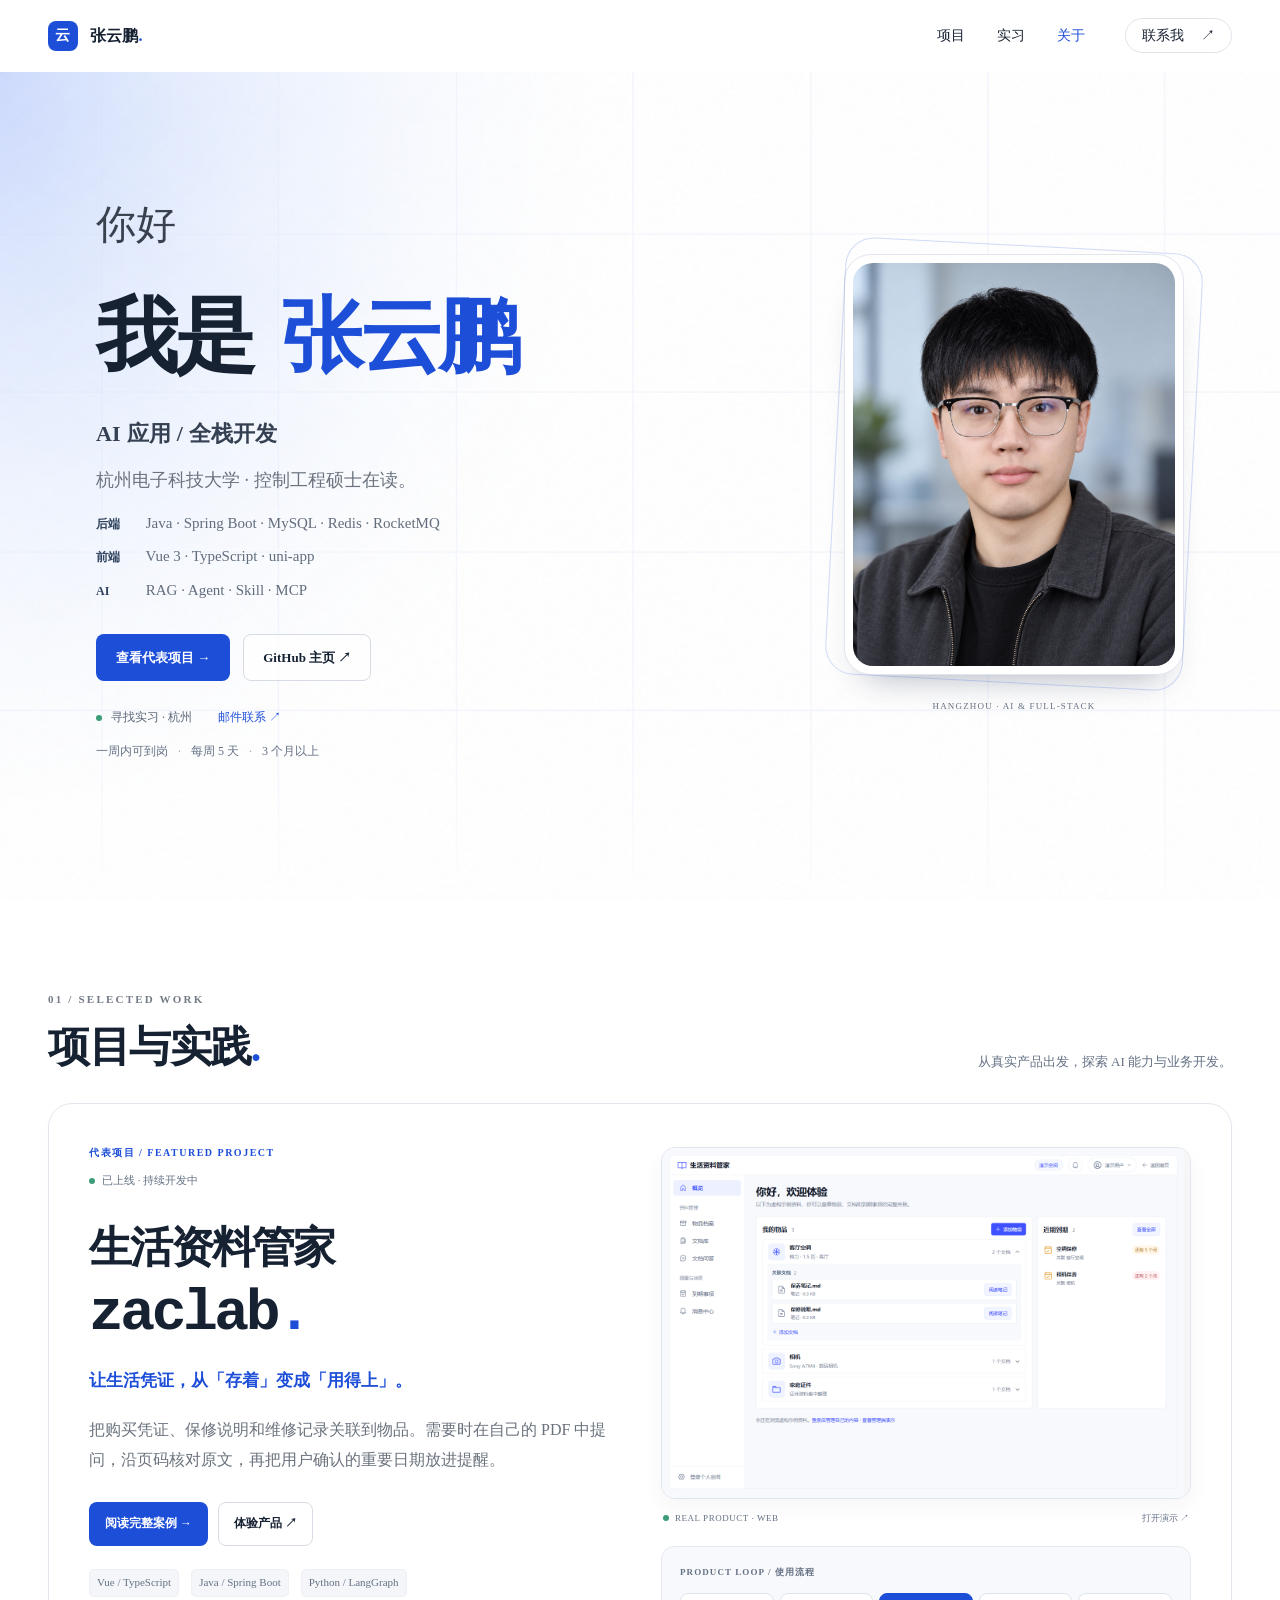
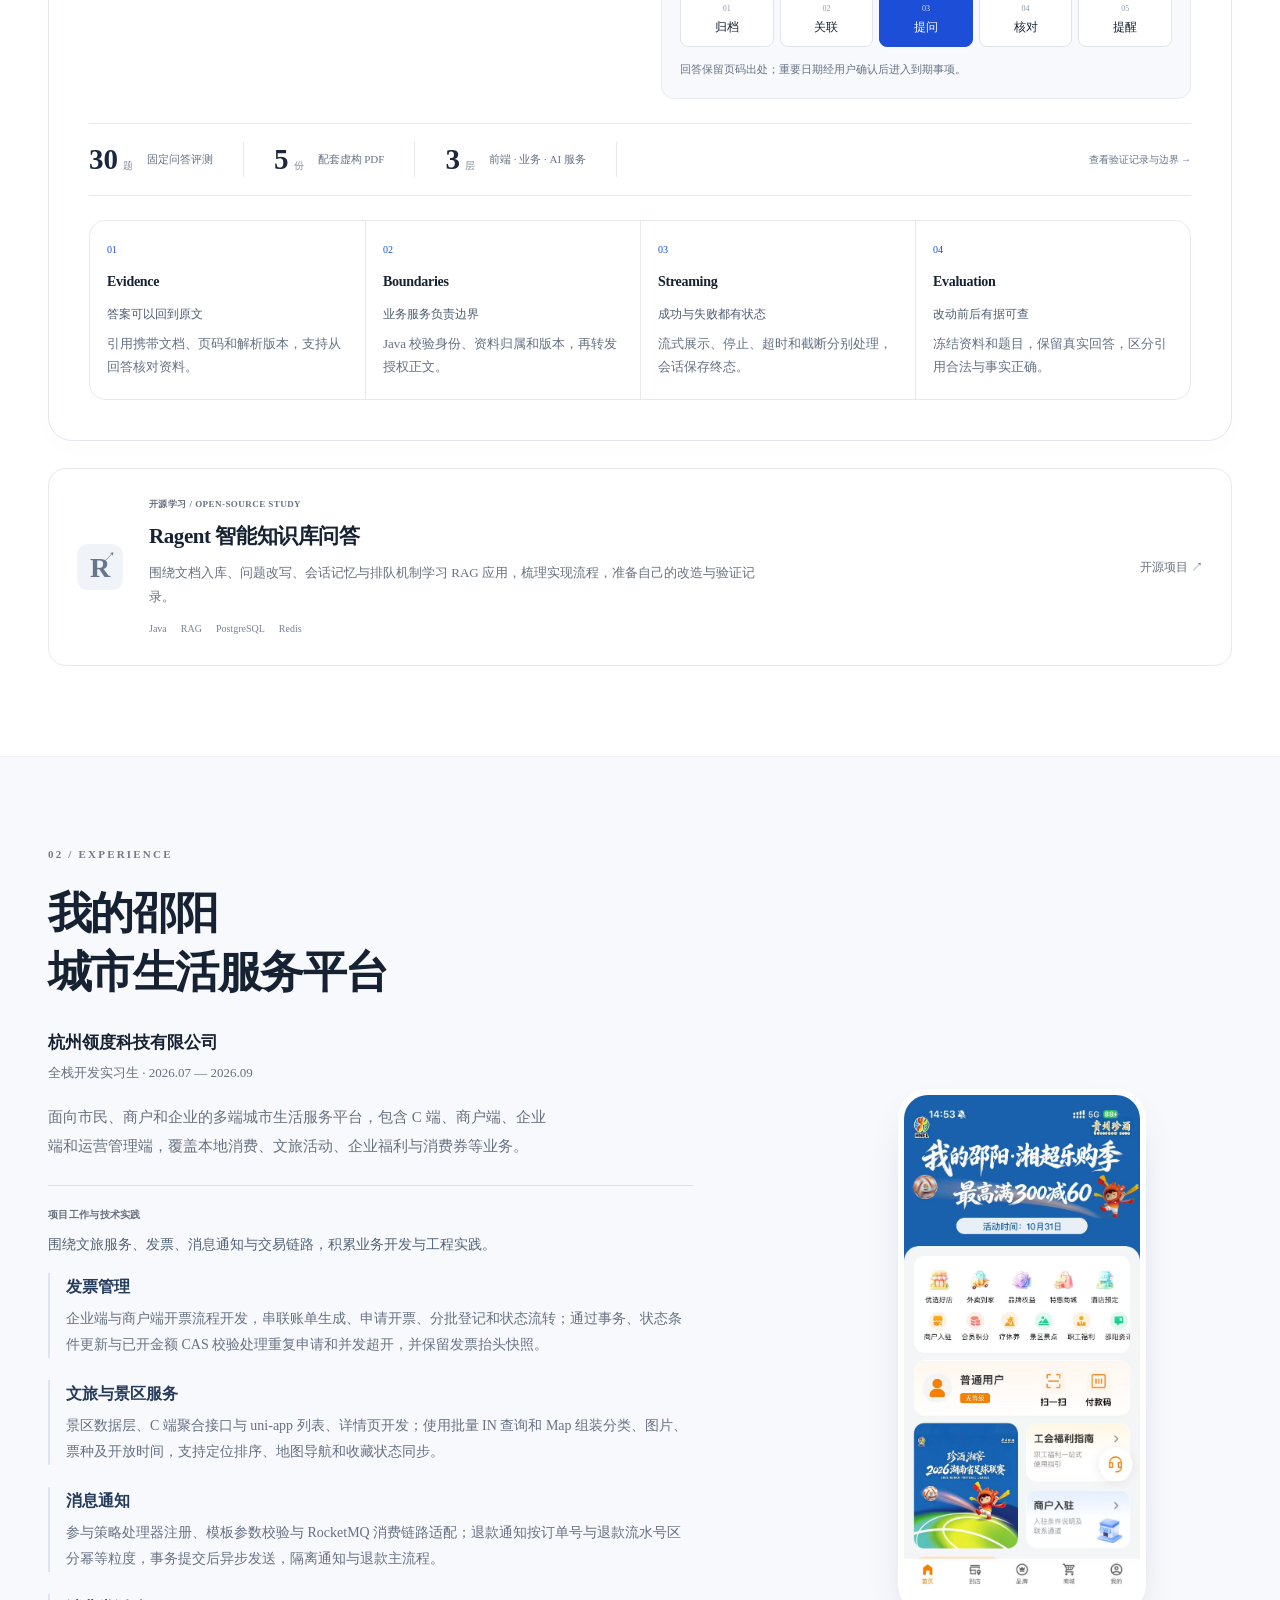
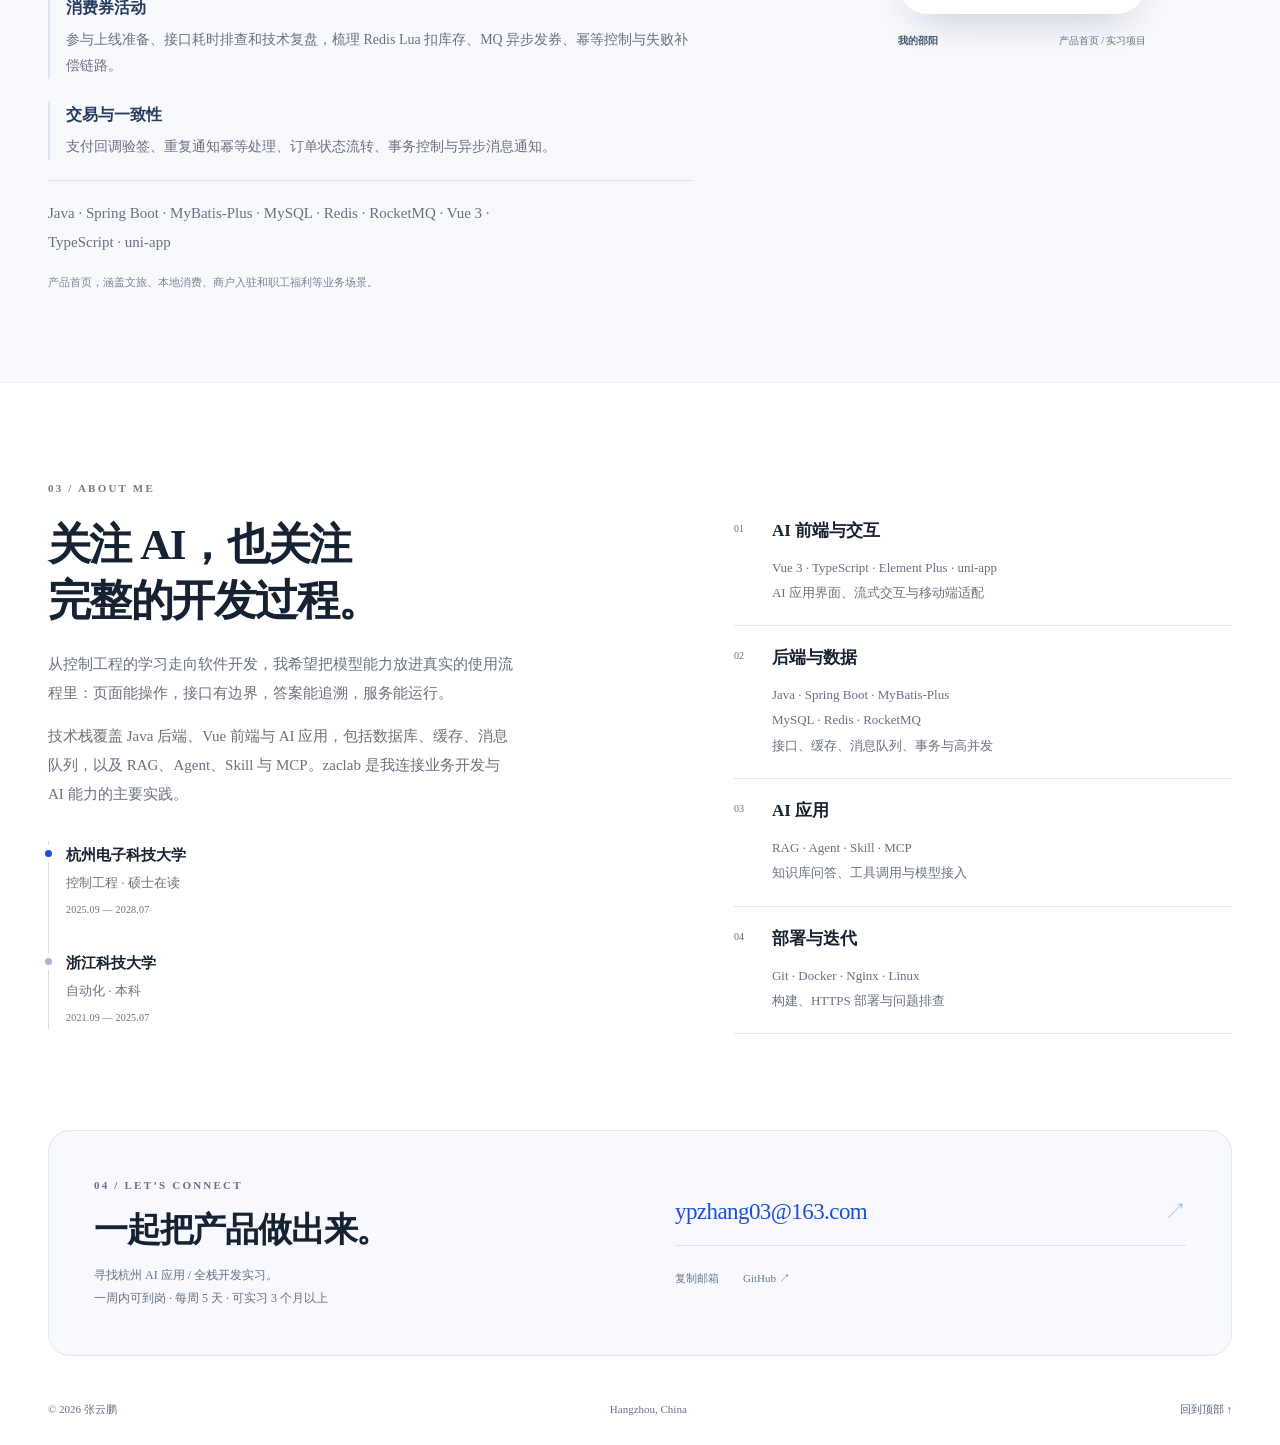
<file: index.html>
<!doctype html>
<html lang="zh-CN">
<head>
  <meta charset="utf-8"><meta name="viewport" content="width=device-width,initial-scale=1"><meta name="theme-color" content="#f7f8fb">
  <title>张云鹏 · AI 全栈开发</title>
  <meta name="description" content="张云鹏，杭州电子科技大学控制工程硕士在读，寻找杭州 AI 应用与全栈开发实习。正在开发 zaclab 生活资料管家，连接 Vue、Java 与 Python AI 能力。">
  <link rel="canonical" href="https://laoer12.github.io/">
  <meta property="og:type" content="website"><meta property="og:title" content="张云鹏 · AI 全栈开发"><meta property="og:description" content="杭州电子科技大学硕士在读 · zaclab 生活资料管家 · 寻找 AI 全栈实习"><meta property="og:url" content="https://laoer12.github.io/"><meta property="og:image" content="https://laoer12.github.io/assets/portrait-editorial-v2.png">
  <link rel="icon" type="image/svg+xml" href="assets/favicon.svg"><link rel="stylesheet" href="assets/style.css"><link rel="stylesheet" href="assets/portfolio-v2.css"><script src="assets/main.js" defer></script>
</head>
<body class="portfolio-v2">
<a class="skip-link" href="#main">跳至主要内容</a>
<header class="site-header"><a class="wordmark" href="./" aria-label="张云鹏，首页"><span class="wordmark-icon">云</span><span>张云鹏<span class="blue">.</span></span></a><button class="menu-toggle" aria-expanded="false" aria-controls="site-nav" aria-label="展开导航"><span></span><span></span></button><nav id="site-nav" aria-label="主要导航"><a href="#projects">项目</a><a href="#experience">实习</a><a href="#about">关于</a><a class="nav-contact" href="#contact">联系我 <span aria-hidden="true">↗</span></a></nav></header>
<main id="main">
  <section class="hero-stage" aria-labelledby="hero-title">
    <div class="hero container">
      <div class="hero-identity"><p class="hero-greeting">你好</p><h1 id="hero-title">我是 <span class="blue">张云鹏</span></h1></div>
      <div class="hero-copy"><p class="hero-role">AI 应用 / 全栈开发</p><p class="hero-description">杭州电子科技大学 · 控制工程硕士在读。<span class="hero-stack-line"><strong>后端</strong> Java · Spring Boot · MySQL · Redis · RocketMQ</span><span class="hero-stack-line"><strong>前端</strong> Vue 3 · TypeScript · uni-app</span><span class="hero-stack-line"><strong>AI</strong> RAG · Agent · Skill · MCP</span></p><div class="button-row"><a class="button primary" href="#projects">查看代表项目 →</a><a class="button secondary" href="https://github.com/laoer12" target="_blank" rel="noopener noreferrer">GitHub 主页 ↗</a></div><div class="hero-opportunity"><span class="status-dot"></span><span>寻找实习 · 杭州</span><a href="mailto:ypzhang03@163.com">邮件联系 ↗</a></div><ul class="availability-details" aria-label="实习安排"><li>一周内可到岗</li><li>每周 5 天</li><li>3 个月以上</li></ul></div>
      <figure class="hero-portrait"><div class="portrait-frame"><img src="assets/portrait-editorial-v2.png" alt="根据张云鹏本人照片生成的自然职业风格肖像" width="1122" height="1402" fetchpriority="high"></div><figcaption>HANGZHOU · AI &amp; FULL-STACK</figcaption></figure>
    </div>
  </section>
  <section id="projects" class="section container" aria-labelledby="projects-title"><div class="portfolio-section-heading"><div><p class="eyebrow">01 / SELECTED WORK</p><h2 id="projects-title">项目与实践<span class="blue">.</span></h2></div><p>从真实产品出发，探索 AI 能力与业务开发。</p></div>
    <article class="featured-project">
      <div class="featured-main">
        <div class="project-story"><p class="project-category">代表项目 / FEATURED PROJECT</p><p class="project-status"><span class="status-dot"></span>已上线 · 持续开发中</p><h3>生活资料管家<span class="project-name">zaclab<span class="blue">.</span></span></h3><p class="project-tagline">让生活凭证，从「存着」变成「用得上」。</p><p class="project-description">把购买凭证、保修说明和维修记录关联到物品。需要时在自己的 PDF 中提问，沿页码核对原文，再把用户确认的重要日期放进提醒。</p><div class="project-links"><a class="button primary" href="projects/zaclab/">阅读完整案例 →</a><a class="button secondary" href="https://zaclab.cn/demo" target="_blank" rel="noopener noreferrer">体验产品 ↗</a></div><div class="project-tech"><span>Vue / TypeScript</span><span>Java / Spring Boot</span><span>Python / LangGraph</span></div></div>
        <div class="project-product"><a class="real-product-shot" href="projects/zaclab/" aria-label="查看 zaclab 产品界面与项目案例"><img src="assets/zaclab-demo.webp" alt="zaclab 真实公开演示界面：物品档案、关联资料和近期到期事项，内容均为虚构示例" width="1360" height="900" loading="lazy"></a><div class="product-shot-caption"><span><i class="status-dot"></i>REAL PRODUCT · WEB</span><a href="https://zaclab.cn/demo" target="_blank" rel="noopener noreferrer">打开演示 ↗</a></div>
          <div class="product-loop"><p class="mini-label">PRODUCT LOOP / 使用流程</p><ol><li><span>01</span>归档</li><li><span>02</span>关联</li><li class="loop-highlight"><span>03</span>提问</li><li><span>04</span>核对</li><li><span>05</span>提醒</li></ol><p class="loop-note">回答保留页码出处；重要日期经用户确认后进入到期事项。</p></div>
        </div>
      </div>
      <div class="featured-evidence"><div><strong>30<span>题</span></strong><p>固定问答评测</p></div><div><strong>5<span>份</span></strong><p>配套虚构 PDF</p></div><div><strong>3<span>层</span></strong><p>前端 · 业务 · AI 服务</p></div><a href="projects/zaclab/#evaluation">查看验证记录与边界 →</a></div>
      <div class="engineering-grid"><div><span class="engineering-number">01</span><h4>Evidence</h4><strong>答案可以回到原文</strong><p>引用携带文档、页码和解析版本，支持从回答核对资料。</p></div><div><span class="engineering-number">02</span><h4>Boundaries</h4><strong>业务服务负责边界</strong><p>Java 校验身份、资料归属和版本，再转发授权正文。</p></div><div><span class="engineering-number">03</span><h4>Streaming</h4><strong>成功与失败都有状态</strong><p>流式展示、停止、超时和截断分别处理，会话保存终态。</p></div><div><span class="engineering-number">04</span><h4>Evaluation</h4><strong>改动前后有据可查</strong><p>冻结资料和题目，保留真实回答，区分引用合法与事实正确。</p></div></div>
    </article>
    <article class="learning-project"><div class="learning-mark" aria-hidden="true">R<span>↗</span></div><div><p class="mini-label">开源学习 / OPEN-SOURCE STUDY</p><h3>Ragent 智能知识库问答</h3><p>围绕文档入库、问题改写、会话记忆与排队机制学习 RAG 应用，梳理实现流程，准备自己的改造与验证记录。</p><div class="inline-tags"><span>Java</span><span>RAG</span><span>PostgreSQL</span><span>Redis</span></div></div><a class="quiet-link" href="https://github.com/nageoffer/ragent" target="_blank" rel="noopener noreferrer">开源项目 ↗</a></article>
  </section>
  <section id="experience" class="experience-section" aria-labelledby="experience-title"><div class="container experience-grid"><div class="experience-copy"><p class="eyebrow">02 / EXPERIENCE</p><h2 id="experience-title">我的邵阳<br>城市生活服务平台</h2><div class="experience-meta"><strong>杭州领度科技有限公司</strong><span>全栈开发实习生 · 2026.07 — 2026.09</span></div><p>面向市民、商户和企业的多端城市生活服务平台，包含 C 端、商户端、企业端和运营管理端，覆盖本地消费、文旅活动、企业福利与消费券等业务。</p><div class="experience-scope"><p class="mini-label">项目工作与技术实践</p><p class="experience-summary">围绕文旅服务、发票、消息通知与交易链路，积累业务开发与工程实践。</p><ul class="experience-work"><li><h3>发票管理</h3><p>企业端与商户端开票流程开发，串联账单生成、申请开票、分批登记和状态流转；通过事务、状态条件更新与已开金额 CAS 校验处理重复申请和并发超开，并保留发票抬头快照。</p></li><li><h3>文旅与景区服务</h3><p>景区数据层、C 端聚合接口与 uni-app 列表、详情页开发；使用批量 IN 查询和 Map 组装分类、图片、票种及开放时间，支持定位排序、地图导航和收藏状态同步。</p></li><li><h3>消息通知</h3><p>参与策略处理器注册、模板参数校验与 RocketMQ 消费链路适配；退款通知按订单号与退款流水号区分幂等粒度，事务提交后异步发送，隔离通知与退款主流程。</p></li><li><h3>消费券活动</h3><p>参与上线准备、接口耗时排查和技术复盘，梳理 Redis Lua 扣库存、MQ 异步发券、幂等控制与失败补偿链路。</p></li><li><h3>交易与一致性</h3><p>支付回调验签、重复通知幂等处理、订单状态流转、事务控制与异步消息通知。</p></li></ul></div><p class="experience-stack">Java · Spring Boot · MyBatis-Plus · MySQL · Redis · RocketMQ · Vue 3 · TypeScript · uni-app</p><p class="image-note">产品首页，涵盖文旅、本地消费、商户入驻和职工福利等业务场景。</p></div><figure class="experience-figure"><div class="phone-frame"><img src="assets/shaoyang-home.jpg" alt="我的邵阳产品首页，包含景区景点、酒店预定、职工福利等业务入口" width="1206" height="2622" loading="lazy"></div><figcaption><span>我的邵阳</span><span>产品首页 / 实习项目</span></figcaption></figure></div></section>
  <section id="about" class="section container about-grid" aria-labelledby="about-title"><div class="about-intro"><p class="eyebrow">03 / ABOUT ME</p><h2 id="about-title">关注 AI，也关注<br>完整的开发过程。</h2><p>从控制工程的学习走向软件开发，我希望把模型能力放进真实的使用流程里：页面能操作，接口有边界，答案能追溯，服务能运行。</p><p>技术栈覆盖 Java 后端、Vue 前端与 AI 应用，包括数据库、缓存、消息队列，以及 RAG、Agent、Skill 与 MCP。zaclab 是我连接业务开发与 AI 能力的主要实践。</p><div class="education"><div><strong>杭州电子科技大学</strong><p>控制工程 · 硕士在读</p><time>2025.09 — 2028.07</time></div><div><strong>浙江科技大学</strong><p>自动化 · 本科</p><time>2021.09 — 2025.07</time></div></div></div><div class="skills-list" aria-label="技术栈与工程能力"><div><span>01</span><h3>AI 前端与交互</h3><p>Vue 3 · TypeScript · Element Plus · uni-app<br>AI 应用界面、流式交互与移动端适配</p></div><div><span>02</span><h3>后端与数据</h3><p>Java · Spring Boot · MyBatis-Plus<br>MySQL · Redis · RocketMQ<br>接口、缓存、消息队列、事务与高并发</p></div><div><span>03</span><h3>AI 应用</h3><p>RAG · Agent · Skill · MCP<br>知识库问答、工具调用与模型接入</p></div><div><span>04</span><h3>部署与迭代</h3><p>Git · Docker · Nginx · Linux<br>构建、HTTPS 部署与问题排查</p></div></div></section>
  <section id="contact" class="container contact-section" aria-labelledby="contact-title"><div><p class="eyebrow">04 / LET’S CONNECT</p><h2 id="contact-title">一起把产品做出来。</h2><p>寻找杭州 AI 应用 / 全栈开发实习。<br>一周内可到岗 · 每周 5 天 · 可实习 3 个月以上</p></div><div class="contact-actions"><a class="contact-email" href="mailto:ypzhang03@163.com">ypzhang03@163.com <span aria-hidden="true">↗</span></a><div class="contact-secondary"><button class="copy-email" type="button" data-email="ypzhang03@163.com">复制邮箱</button><a href="https://github.com/laoer12" target="_blank" rel="noopener noreferrer">GitHub ↗</a></div><p id="copy-status" role="status" aria-live="polite"></p></div></section>
</main>
<footer class="site-footer container"><span>© 2026 张云鹏</span><span>Hangzhou, China</span><a href="#main">回到顶部 ↑</a></footer>
</body>
</html>
</file>
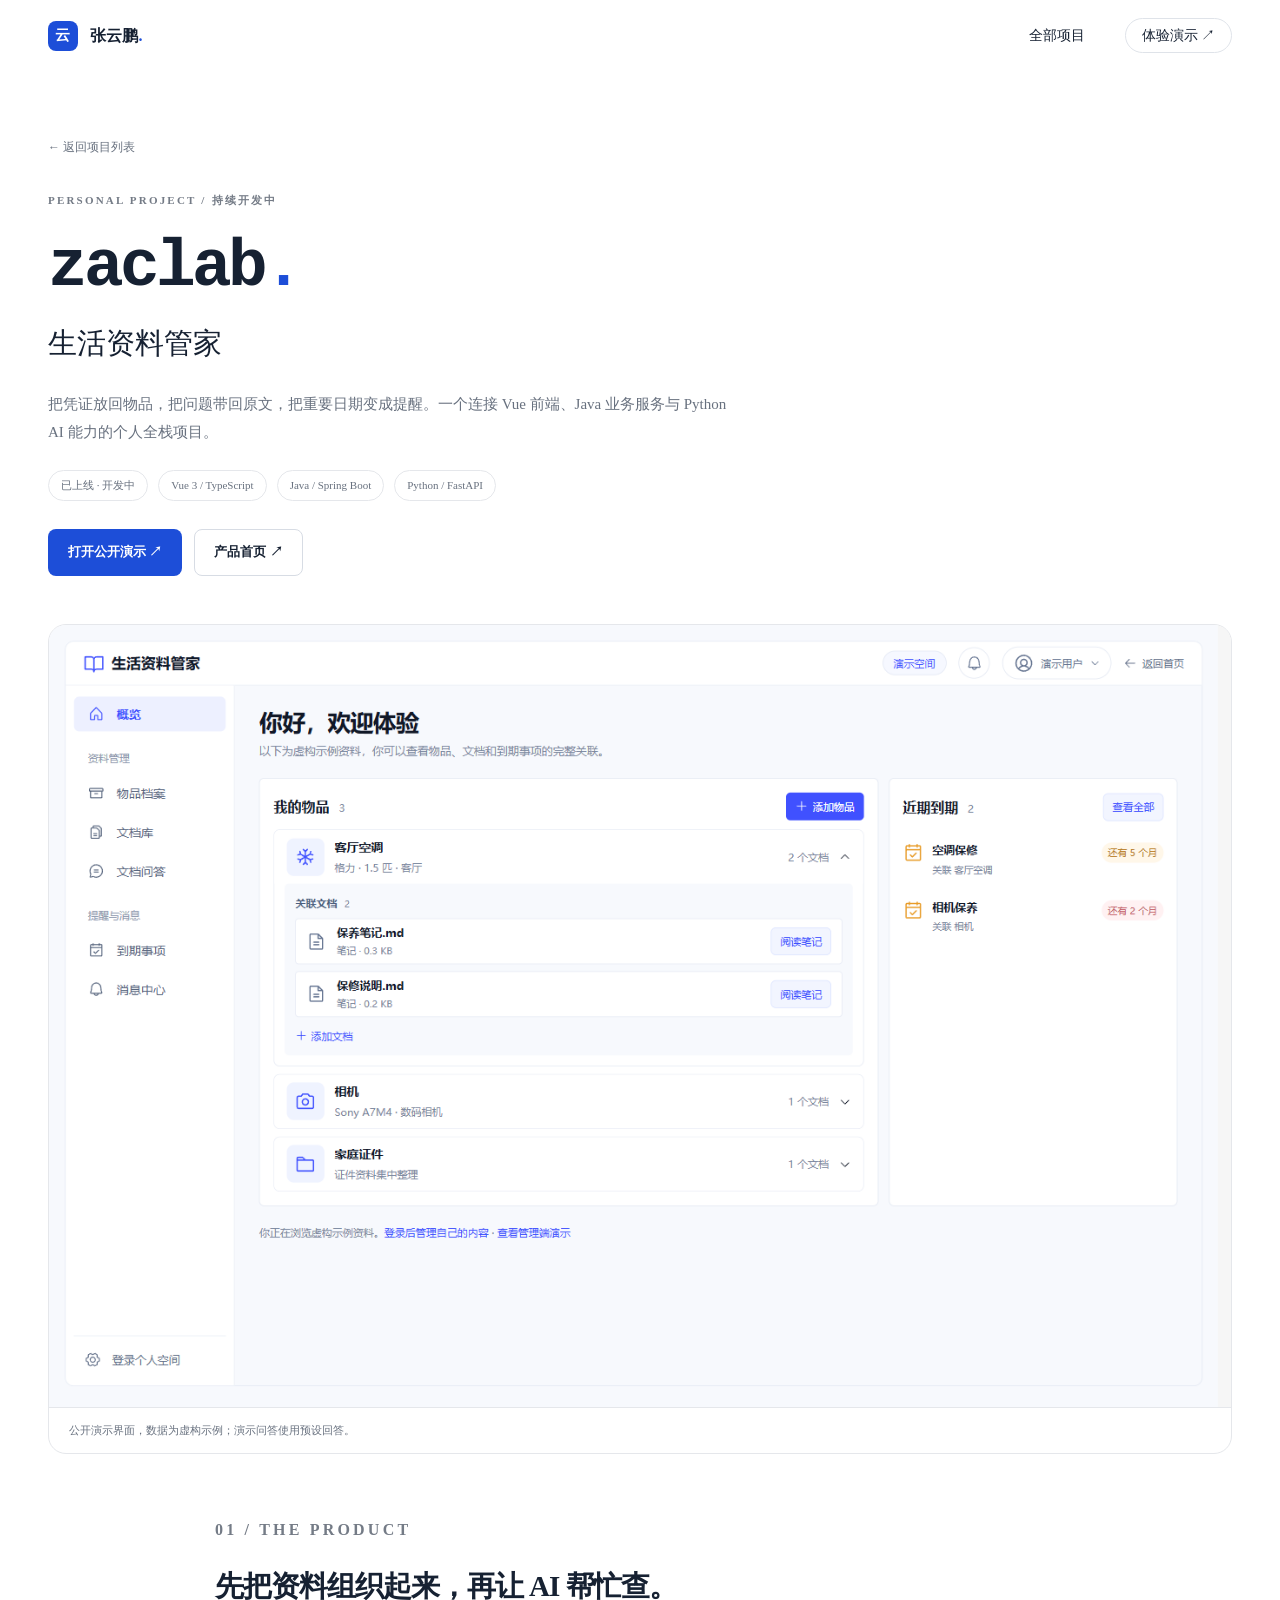
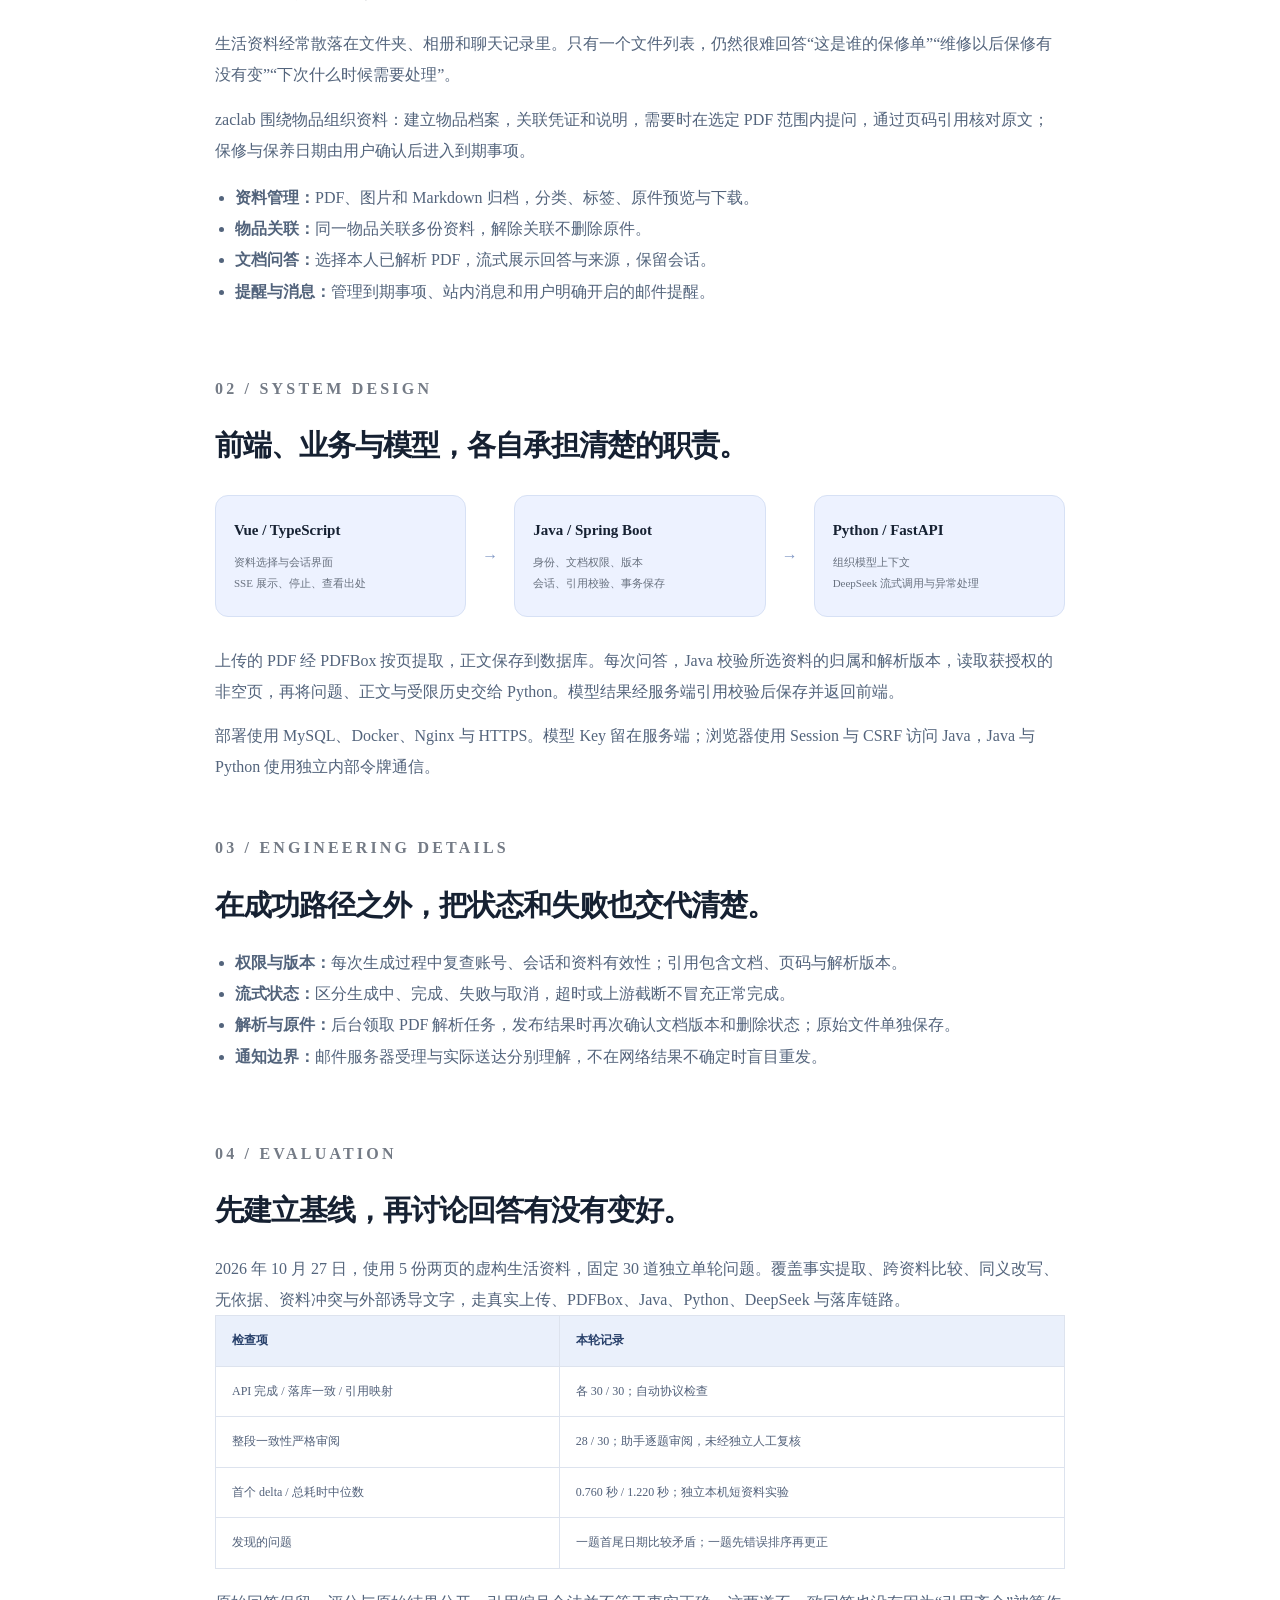
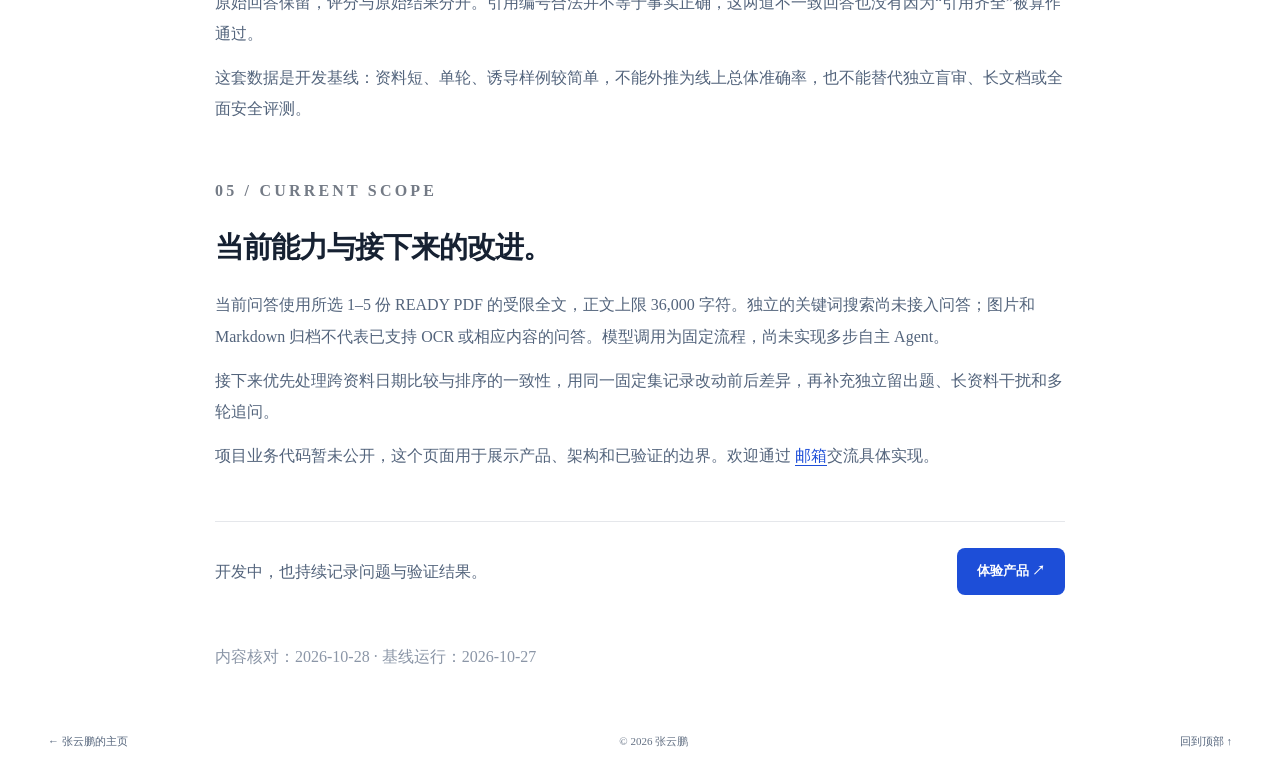
<file: projects/zaclab/index.html>
<!doctype html>
<html lang="zh-CN"><head><meta charset="utf-8"><meta name="viewport" content="width=device-width,initial-scale=1"><meta name="theme-color" content="#f7f8fb"><title>zaclab 生活资料管家 · 张云鹏的项目案例</title><meta name="description" content="zaclab 生活资料管家的产品流程、Vue + Java + Python 架构、带引用问答与30题固定评测基线。"><link rel="canonical" href="https://laoer12.github.io/projects/zaclab/"><link rel="icon" type="image/svg+xml" href="../../assets/favicon.svg"><link rel="stylesheet" href="../../assets/style.css"><link rel="stylesheet" href="../../assets/portfolio-v2.css"><script src="../../assets/main.js" defer></script></head>
<body class="portfolio-v2 case-page"><a class="skip-link" href="#main">跳至主要内容</a><header class="site-header"><a class="wordmark" href="../../" aria-label="返回张云鹏的首页"><span class="wordmark-icon">云</span><span>张云鹏<span class="blue">.</span></span></a><nav class="case-nav" aria-label="项目导航"><a href="../../#projects">全部项目</a><a class="nav-contact" href="https://zaclab.cn/demo" target="_blank" rel="noopener noreferrer">体验演示 ↗</a></nav></header>
<main id="main"><section class="case-header container"><a class="back-link" href="../../#projects">← 返回项目列表</a><p class="eyebrow">PERSONAL PROJECT / 持续开发中</p><h1>zaclab<span class="blue">.</span></h1><p class="case-subtitle">生活资料管家</p><p class="case-lede">把凭证放回物品，把问题带回原文，把重要日期变成提醒。一个连接 Vue 前端、Java 业务服务与 Python AI 能力的个人全栈项目。</p><div class="case-meta"><span>已上线 · 开发中</span><span>Vue 3 / TypeScript</span><span>Java / Spring Boot</span><span>Python / FastAPI</span></div><div class="button-row"><a class="button primary" href="https://zaclab.cn/demo" target="_blank" rel="noopener noreferrer">打开公开演示 ↗</a><a class="button secondary" href="https://zaclab.cn/" target="_blank" rel="noopener noreferrer">产品首页 ↗</a></div></section>
<figure class="case-cover container"><img src="../../assets/zaclab-demo.webp" alt="zaclab 公开演示的物品档案、关联资料和近期到期事项" width="1360" height="900"><figcaption>公开演示界面，数据为虚构示例；演示问答使用预设回答。</figcaption></figure>
<div class="case-body container">
<section><p class="eyebrow">01 / THE PRODUCT</p><h2>先把资料组织起来，再让 AI 帮忙查。</h2><p>生活资料经常散落在文件夹、相册和聊天记录里。只有一个文件列表，仍然很难回答“这是谁的保修单”“维修以后保修有没有变”“下次什么时候需要处理”。</p><p>zaclab 围绕物品组织资料：建立物品档案，关联凭证和说明，需要时在选定 PDF 范围内提问，通过页码引用核对原文；保修与保养日期由用户确认后进入到期事项。</p><ul><li><strong>资料管理：</strong>PDF、图片和 Markdown 归档，分类、标签、原件预览与下载。</li><li><strong>物品关联：</strong>同一物品关联多份资料，解除关联不删除原件。</li><li><strong>文档问答：</strong>选择本人已解析 PDF，流式展示回答与来源，保留会话。</li><li><strong>提醒与消息：</strong>管理到期事项、站内消息和用户明确开启的邮件提醒。</li></ul></section>
<section><p class="eyebrow">02 / SYSTEM DESIGN</p><h2>前端、业务与模型，各自承担清楚的职责。</h2><div class="architecture-row" aria-label="Vue到Java到Python的问答架构"><div class="architecture-node"><strong>Vue / TypeScript</strong><span>资料选择与会话界面<br>SSE 展示、停止、查看出处</span></div><div class="architecture-arrow" aria-hidden="true">→</div><div class="architecture-node"><strong>Java / Spring Boot</strong><span>身份、文档权限、版本<br>会话、引用校验、事务保存</span></div><div class="architecture-arrow" aria-hidden="true">→</div><div class="architecture-node"><strong>Python / FastAPI</strong><span>组织模型上下文<br>DeepSeek 流式调用与异常处理</span></div></div><p>上传的 PDF 经 PDFBox 按页提取，正文保存到数据库。每次问答，Java 校验所选资料的归属和解析版本，读取获授权的非空页，再将问题、正文与受限历史交给 Python。模型结果经服务端引用校验后保存并返回前端。</p><p>部署使用 MySQL、Docker、Nginx 与 HTTPS。模型 Key 留在服务端；浏览器使用 Session 与 CSRF 访问 Java，Java 与 Python 使用独立内部令牌通信。</p></section>
<section><p class="eyebrow">03 / ENGINEERING DETAILS</p><h2>在成功路径之外，把状态和失败也交代清楚。</h2><ul><li><strong>权限与版本：</strong>每次生成过程中复查账号、会话和资料有效性；引用包含文档、页码与解析版本。</li><li><strong>流式状态：</strong>区分生成中、完成、失败与取消，超时或上游截断不冒充正常完成。</li><li><strong>解析与原件：</strong>后台领取 PDF 解析任务，发布结果时再次确认文档版本和删除状态；原始文件单独保存。</li><li><strong>通知边界：</strong>邮件服务器受理与实际送达分别理解，不在网络结果不确定时盲目重发。</li></ul></section>
<section id="evaluation"><p class="eyebrow">04 / EVALUATION</p><h2>先建立基线，再讨论回答有没有变好。</h2><p>2026 年 10 月 27 日，使用 5 份两页的虚构生活资料，固定 30 道独立单轮问题。覆盖事实提取、跨资料比较、同义改写、无依据、资料冲突与外部诱导文字，走真实上传、PDFBox、Java、Python、DeepSeek 与落库链路。</p><div class="case-table-wrap"><table><thead><tr><th>检查项</th><th>本轮记录</th></tr></thead><tbody><tr><td>API 完成 / 落库一致 / 引用映射</td><td>各 30 / 30；自动协议检查</td></tr><tr><td>整段一致性严格审阅</td><td>28 / 30；助手逐题审阅，未经独立人工复核</td></tr><tr><td>首个 delta / 总耗时中位数</td><td>0.760 秒 / 1.220 秒；独立本机短资料实验</td></tr><tr><td>发现的问题</td><td>一题首尾日期比较矛盾；一题先错误排序再更正</td></tr></tbody></table></div><p style="margin-top:18px">原始回答保留，评分与原始结果分开。引用编号合法并不等于事实正确，这两道不一致回答也没有因为“引用齐全”被算作通过。</p><p>这套数据是开发基线：资料短、单轮、诱导样例较简单，不能外推为线上总体准确率，也不能替代独立盲审、长文档或全面安全评测。</p></section>
<section><p class="eyebrow">05 / CURRENT SCOPE</p><h2>当前能力与接下来的改进。</h2><p>当前问答使用所选 1–5 份 READY PDF 的受限全文，正文上限 36,000 字符。独立的关键词搜索尚未接入问答；图片和 Markdown 归档不代表已支持 OCR 或相应内容的问答。模型调用为固定流程，尚未实现多步自主 Agent。</p><p>接下来优先处理跨资料日期比较与排序的一致性，用同一固定集记录改动前后差异，再补充独立留出题、长资料干扰和多轮追问。</p><p>项目业务代码暂未公开，这个页面用于展示产品、架构和已验证的边界。欢迎通过 <a href="mailto:ypzhang03@163.com">邮箱</a>交流具体实现。</p></section>
<div class="case-bottom"><p>开发中，也持续记录问题与验证结果。</p><a class="button primary" href="https://zaclab.cn/demo" target="_blank" rel="noopener noreferrer">体验产品 ↗</a></div><p class="case-date">内容核对：2026-10-28 · 基线运行：2026-10-27</p></div></main><footer class="site-footer container"><a href="../../">← 张云鹏的主页</a><span>© 2026 张云鹏</span><a href="#main">回到顶部 ↑</a></footer></body></html>
</file>
<file: assets/style.css>
:root{--bg:#f7f8fb;--ink:#152238;--muted:#627086;--blue:#2857dc;--line:#dfe4ed;--soft:#edf2ff;--font:Inter,"PingFang SC","Microsoft YaHei",system-ui,-apple-system,sans-serif}
*{box-sizing:border-box}html{scroll-behavior:smooth;scroll-padding-top:100px}body{margin:0;background:var(--bg);color:var(--ink);font-family:var(--font);font-size:16px;line-height:1.7;-webkit-font-smoothing:antialiased}a{color:inherit;text-decoration:none}button{font:inherit}img{max-width:100%;height:auto;display:block}p,h1,h2,h3,figure{margin:0}a,button{-webkit-tap-highlight-color:transparent}a:focus-visible,button:focus-visible{outline:3px solid var(--blue);outline-offset:5px;border-radius:4px}::selection{background:#cbd9ff}.container{width:min(1160px,calc(100% - 96px));margin-inline:auto}.blue{color:var(--blue)}.eyebrow,.mini-label{font-size:11px;font-weight:650;letter-spacing:.12em;color:var(--muted)}.eyebrow{margin-bottom:20px}.skip-link{position:fixed;top:-100px;left:20px;z-index:100;background:var(--ink);color:white;padding:12px 20px}.skip-link:focus{top:12px}.site-header{position:sticky;top:0;z-index:30;height:84px;padding:0 48px;max-width:1440px;margin:auto;display:flex;align-items:center;justify-content:space-between;gap:24px;background:rgb(247 248 251 / 94%);backdrop-filter:blur(18px);border-bottom:1px solid #dfe4edb3}.wordmark{display:flex;align-items:center;gap:12px;font-size:18px;font-weight:750}.wordmark-icon{display:grid;place-items:center;width:33px;height:33px;border-radius:10px;background:var(--blue);color:white;font-size:17px;box-shadow:0 3px 9px #2857dc20}.site-header nav{display:flex;align-items:center;gap:34px;font-size:13px;font-weight:550}.site-header nav>a:hover,.site-header nav>a.active{color:var(--blue)}.site-header nav .nav-contact{border:1px solid var(--line);border-radius:8px;padding:8px 16px;margin-left:8px;background:white}.nav-contact span{margin-left:14px}.menu-toggle{display:none}
.hero{display:grid;grid-template-columns:1fr 1.14fr;gap:66px;align-items:center;padding-top:82px;padding-bottom:94px}.availability{display:inline-flex;align-items:center;gap:8px;border:1px solid #d3dfd8;border-radius:100px;background:#f2f8f3;color:#33664c;font-size:11px;letter-spacing:.03em;padding:5px 12px;margin-bottom:30px}.status-dot{width:6px;height:6px;background:#419168;border-radius:50%}.hero-intro{font-size:14px;letter-spacing:.08em;font-weight:450;margin-bottom:10px}h1{font-size:76px;line-height:1.16;letter-spacing:-.065em;font-weight:750}.hero-role{display:block;margin-top:8px;font-size:33px;letter-spacing:-.04em;line-height:1.4;font-weight:550}.hero-description{font-size:14px;line-height:1.95;color:var(--muted);margin-top:24px;max-width:420px}.hero-description a{color:var(--ink);text-decoration:underline;text-underline-offset:4px;text-decoration-color:#c4d2f3}.button-row{display:flex;flex-wrap:wrap;gap:12px;margin-top:28px}.button{display:inline-flex;align-items:center;justify-content:space-between;gap:24px;padding:11px 20px;border:1px solid transparent;border-radius:9px;font-size:13px;font-weight:600;min-height:46px;transition:background .2s,transform .2s}.button:hover{transform:translateY(-2px)}.primary{background:var(--blue);color:white;box-shadow:0 4px 12px #2857dc17}.primary:hover{background:#1942b6}.secondary{background:white;border-color:var(--line)}.secondary:hover{background:#f0f3fb}.availability-details{display:flex;list-style:none;padding:0;margin:22px 0 0;color:var(--muted);font-size:11px}.availability-details li+li:before{content:"·";padding:0 10px;color:#a4aebd}.hero-visual{min-width:0;padding-top:18px}.visual-caption{display:flex;align-items:center;justify-content:space-between;margin:0 2px 16px;font-size:10px;letter-spacing:.08em;color:var(--muted)}.visual-caption>span:first-child{display:flex;align-items:center;gap:7px}.tiny-square{height:5px;width:5px;background:var(--blue);display:inline-block}.product-window{display:block;border-radius:13px;overflow:hidden;background:white;border:1px solid #d8e0ef;box-shadow:0 28px 64px -35px #2b4a8c60,0 4px 15px #22366a08;transform:perspective(1400px) rotateY(-4deg) rotateX(2deg);transition:transform .35s}.product-window:hover{transform:perspective(1400px) rotateY(0deg) rotateX(0deg)}.window-bar{height:34px;background:#fcfdff;border-bottom:1px solid #e8ecf4;display:flex;align-items:center;justify-content:space-between;padding:0 12px;color:#7b879a;font-size:9px;letter-spacing:.03em}.window-dots{display:flex;gap:4px;width:32px}.window-dots i{display:block;width:5px;height:5px;background:#d3dbe8;border-radius:50%}.product-window img{width:100%}.product-caption{display:flex;align-items:center;gap:10px;margin-top:22px}.product-caption strong{font-size:24px;letter-spacing:-.04em;font-weight:750}.product-caption>span{font-size:10px;color:var(--muted);line-height:1.5}.product-caption>a{margin-left:auto;font-size:11px;font-weight:550;white-space:nowrap}.stack-strip{display:flex;flex-wrap:wrap;gap:15px;padding-top:15px;margin-top:16px;border-top:1px solid var(--line);color:var(--muted);font-size:10px;letter-spacing:.01em}
.section{padding-block:74px}.section-heading{display:flex;align-items:flex-end;justify-content:space-between;gap:36px;margin-bottom:34px}h2{font-size:34px;line-height:1.45;letter-spacing:-.035em;font-weight:650}.section-aside{font-size:12px;line-height:1.9;color:var(--muted);margin-bottom:3px}.featured-project{display:grid;grid-template-columns:1fr .93fr;gap:65px;padding:48px 52px;border:1px solid #dce5fa;background:#eef3ff;border-radius:24px;overflow:hidden}.project-category{display:flex;align-items:center;flex-wrap:wrap;gap:10px;font-size:11px;color:#536583;font-weight:550}.project-number{font-size:10px;color:#7d8daa;border-right:1px solid #c7d4ee;padding-right:12px}.tag{display:inline-block;border-radius:100px;padding:2px 9px;font-size:10px;font-weight:450;color:#4269b0;background:#e1eaff}.project-story h3{font-size:47px;line-height:1.2;letter-spacing:-.05em;margin:25px 0 18px;font-weight:750}.project-name{display:block;font-size:21px;letter-spacing:-.02em;margin-top:9px;font-weight:550}.project-story>p:not(.project-category){font-size:13px;color:#5a6a84;line-height:1.95;max-width:370px}.project-points{list-style:none;padding:0;margin:22px 0 0;font-size:12px;color:#425571}.project-points li{margin:8px 0;padding-left:15px;position:relative}.project-points li:before{content:"";position:absolute;left:0;top:9px;width:4px;height:4px;background:var(--blue);border-radius:1px}.project-links{display:flex;align-items:center;gap:26px;margin-top:28px;flex-wrap:wrap}.text-link{font-size:13px;font-weight:650;color:var(--blue)}.text-link:hover,.quiet-link:hover{text-decoration:underline;text-underline-offset:5px}.quiet-link{font-size:12px;color:var(--muted)}.project-system{align-self:center;background:#ffffffc9;border:1px solid #dae3f6;padding:26px 28px 18px;border-radius:16px}.project-system>.mini-label{letter-spacing:.04em}.system-flow{list-style:none;padding:0;margin:22px 0 18px}.system-flow li{display:flex;align-items:center;gap:13px;position:relative;padding-bottom:24px}.system-flow li:last-child{padding-bottom:0}.system-flow li:not(:last-child):after{content:"↓";position:absolute;left:14px;bottom:0;font-size:13px;color:#9eafd0}.flow-index{display:grid;place-items:center;border:1px solid #dae4fb;border-radius:9px;background:#f1f5ff;color:var(--blue);font-size:11px;width:34px;height:34px;flex-shrink:0}.system-flow li>div{display:flex;flex-direction:column;gap:2px}.system-flow strong{font-size:13px;font-weight:600}.system-flow div>span{font-size:10px;color:var(--muted)}.project-proof{border-top:1px solid var(--line);padding-top:17px;display:flex;align-items:center;gap:28px}.project-proof strong{font-size:27px;line-height:1.3;font-weight:600;letter-spacing:-.03em}.project-proof small{font-size:10px;letter-spacing:0;margin-left:4px;font-weight:450;color:var(--muted)}.project-proof p{font-size:9px;color:var(--muted);margin-top:2px}.project-proof a{font-size:9px;color:var(--muted);margin-left:auto}.learning-project{display:grid;grid-template-columns:60px 1fr auto;gap:25px;align-items:center;border-bottom:1px solid var(--line);padding:32px 10px 34px}.learning-mark{height:56px;width:56px;border-radius:13px;background:#e9edf5;display:grid;place-items:center;font-size:28px;font-weight:700;position:relative;color:#67758f}.learning-mark span{position:absolute;right:7px;top:2px;font-size:14px;font-weight:400}.learning-project .mini-label{font-size:9px;letter-spacing:.05em}.learning-project h3{font-size:19px;margin:5px 0 6px;letter-spacing:-.02em;font-weight:600}.learning-project p:not(.mini-label){font-size:12px;color:var(--muted);max-width:610px}.inline-tags{display:flex;gap:14px;margin-top:10px;color:#758298;font-size:10px}
.experience-section{padding:78px 0;background:#edf0f5;border-block:1px solid #e4e8f0;margin-top:10px}.experience-grid{display:grid;grid-template-columns:1fr .65fr;gap:120px;align-items:center}.experience-copy>h2{font-size:37px}.experience-meta{display:flex;flex-direction:column;gap:5px;margin:26px 0 18px}.experience-meta strong{font-size:15px;font-weight:600}.experience-meta span{font-size:12px;color:var(--muted)}.experience-copy>p:not(.eyebrow){font-size:13px;line-height:1.95;color:var(--muted);max-width:510px}.experience-scope{margin-top:24px;padding:20px 0;border-block:1px solid #d8e0eb}.experience-scope .mini-label{font-size:10px;letter-spacing:.03em}.experience-scope h3{font-size:17px;font-weight:600;margin:5px 0 7px}.experience-scope>p:last-child{font-size:12px;color:var(--muted);max-width:470px}.learning-note{display:flex;gap:14px;margin-top:23px}.note-mark{color:var(--blue);font-size:22px;line-height:1.2}.learning-note strong{font-size:12px;font-weight:550}.learning-note p{font-size:11px;color:var(--muted);margin-top:5px;max-width:440px}.experience-copy>.image-note{font-size:10px!important;margin-top:26px;max-width:450px!important;color:#788497!important}.experience-figure{display:flex;flex-direction:column;align-items:center}.phone-frame{border-radius:30px;border:6px solid #fff;box-shadow:0 20px 45px -20px #364e7b55;width:248px;overflow:hidden;background:white}.phone-frame img{width:100%;height:auto}.experience-figure figcaption{width:248px;margin-top:18px;display:flex;justify-content:space-between;font-size:10px;color:var(--muted)}.experience-figure figcaption span:first-child{font-weight:600;color:#40516a}
.about-grid{display:grid;grid-template-columns:1fr .85fr;gap:125px;padding-block:90px}.about-intro>p:not(.eyebrow){font-size:13px;line-height:1.95;color:var(--muted);margin-top:21px;max-width:470px}.about-intro>p+p{margin-top:13px!important}.education{margin-top:32px;padding-left:17px;border-left:1px solid #d3dceb;display:flex;flex-direction:column;gap:28px}.education>div{position:relative}.education>div:before{content:"";position:absolute;width:7px;height:7px;border-radius:50%;background:var(--blue);top:9px;left:-21px;box-shadow:0 0 0 5px var(--bg)}.education>div+div:before{background:#acb8cb}.education strong{font-size:13px;font-weight:600}.education p{font-size:11px;color:var(--muted);margin-top:3px}.education time{font-size:10px;letter-spacing:.02em;color:#8792a4}.skills-list{padding-top:38px}.skills-list>div{padding:18px 0 20px 38px;border-bottom:1px solid var(--line);position:relative}.skills-list>div:first-child{padding-top:0}.skills-list>div>span{position:absolute;left:0;top:21px;font-size:10px;color:#97a5ba}.skills-list>div:first-child>span{top:3px}.skills-list h3{font-size:15px;font-weight:600;margin-bottom:9px}.skills-list p{font-size:12px;line-height:1.95;color:var(--muted)}
.contact-section{display:grid;grid-template-columns:1fr 1fr;align-items:center;gap:70px;padding:45px 46px;background:var(--ink);border-radius:24px;color:white;margin-bottom:58px}.contact-section .eyebrow{font-size:10px;color:#a7b5cc;margin-bottom:14px}.contact-section h2{font-size:30px}.contact-section p:not(.eyebrow){font-size:11px;line-height:1.9;color:#b2c0d5;margin-top:13px}.contact-actions{padding-top:10px;min-width:0}.contact-email{font-size:23px;letter-spacing:-.025em;display:flex;align-items:center;justify-content:space-between;gap:20px;border-bottom:1px solid #3e4c63;padding-bottom:14px}.contact-email span{color:#a8bdf7}.contact-secondary{display:flex;gap:24px;margin-top:16px;align-items:center;font-size:11px;color:#c1cde0}.copy-email{padding:6px 0;border:none;cursor:pointer;color:inherit;background:transparent;font-size:11px;min-height:32px}.copy-email:hover,.contact-secondary a:hover{color:white}.contact-actions #copy-status{min-height:21px;font-size:10px!important;margin:5px 0 -16px!important;color:#c7d6fb!important}.site-footer{display:flex;align-items:center;justify-content:space-between;gap:20px;padding-bottom:26px;font-size:10px;color:#7d899b}.site-footer>a{color:#55657c}
.case-header{padding-top:60px;padding-bottom:48px}.back-link{font-size:12px;color:var(--muted);display:inline-block;margin-bottom:34px}.case-header h1{font-size:62px;letter-spacing:-.055em}.case-subtitle{font-size:24px;font-weight:500;margin-top:12px}.case-lede{max-width:690px;font-size:15px;color:var(--muted);line-height:1.9;margin-top:22px}.case-meta{display:flex;flex-wrap:wrap;gap:10px;margin-top:23px}.case-meta span{border:1px solid var(--line);border-radius:100px;font-size:11px;padding:5px 12px;color:var(--muted);background:white}.case-cover{border:1px solid var(--line);border-radius:18px;overflow:hidden;background:white}.case-cover img{width:100%}.case-cover figcaption{font-size:11px;color:var(--muted);padding:13px 20px;border-top:1px solid var(--line)}.case-body{max-width:850px;padding-block:60px}.case-body section{padding-bottom:50px;scroll-margin-top:110px}.case-body h2{font-size:27px;margin-bottom:20px}.case-body h3{font-size:17px;margin:24px 0 12px;font-weight:600}.case-body p,.case-body li{font-size:14px;color:#53647c;line-height:1.95}.case-body p+p{margin-top:13px}.case-body ul{padding-left:20px}.case-body a:not(.button){color:var(--blue);text-decoration:underline;text-underline-offset:4px}.architecture-row{display:grid;grid-template-columns:1fr 24px 1fr 24px 1fr;gap:12px;align-items:center;margin:28px 0}.architecture-node{padding:22px 18px;border:1px solid #d7e1f5;background:#edf2ff;border-radius:13px;min-width:0}.architecture-node strong{display:block;font-size:15px;font-weight:600}.architecture-node span{display:block;font-size:11px;color:var(--muted);margin-top:8px;line-height:1.9}.architecture-arrow{color:#8299c6;text-align:center}.case-table-wrap{overflow-x:auto}.case-body table{border-collapse:collapse;width:100%;font-size:12px;text-align:left;min-width:400px}.case-body th,.case-body td{padding:14px 16px;border:1px solid #dde3ee;vertical-align:top;line-height:1.8}.case-body th{background:#eaf0fb;font-weight:600;color:#29416b}.case-body td{color:#52617a}.case-bottom{padding:26px 0;border-top:1px solid var(--line);display:flex;justify-content:space-between;align-items:center;gap:20px}.case-bottom p{font-size:12px}.case-body .case-date{font-size:11px;color:#8b96a7;margin-top:20px}
@media(min-width:1600px){.hero{padding-block:110px}.container{width:min(1220px,calc(100% - 120px))}.hero h1{font-size:86px}}
@media(max-width:1100px){.container{width:calc(100% - 64px)}.site-header{padding-inline:32px}.hero{gap:36px;padding-top:60px;padding-bottom:65px}.hero h1{font-size:64px}.hero-role{font-size:29px}.hero-description{font-size:13px}.product-caption{gap:7px}.product-caption>span{font-size:9px}.product-caption>a{font-size:10px}.featured-project{padding:38px;gap:35px}.project-proof{gap:18px}.experience-grid{gap:70px}.about-grid{gap:70px}.contact-email{font-size:21px}.contact-section{gap:40px;padding:38px}}
@media(max-width:850px){.hero{grid-template-columns:1fr;gap:50px;padding-top:52px}.hero-copy{max-width:620px}.hero h1{font-size:73px}.hero-description{font-size:14px;max-width:540px}.hero-visual{max-width:650px;justify-self:center;width:100%}.hero-role{font-size:32px}.product-window{transform:none}.product-caption>span{font-size:11px}.product-caption>a{font-size:12px}.stack-strip{font-size:11px;gap:24px}.section-heading{align-items:flex-start}.section-aside{max-width:210px;font-size:11px}.section h2{font-size:30px}.featured-project{gap:32px;padding:32px}.project-story h3{font-size:40px}.project-system{padding:22px 20px 17px}.project-proof{gap:18px;flex-wrap:wrap}.project-proof a{margin-left:0;flex-basis:100%;font-size:10px}.project-points{font-size:11px}.project-story>p:not(.project-category){font-size:12px}.learning-project{grid-template-columns:48px 1fr;gap:22px}.learning-mark{width:48px;height:48px}.learning-project>.quiet-link{grid-column:2}.experience-grid{grid-template-columns:1fr .7fr;gap:40px}.experience-copy>h2{font-size:30px}.phone-frame,.experience-figure figcaption{width:215px}.about-grid{gap:55px;grid-template-columns:1fr 1fr}.contact-section{gap:30px}.contact-section h2{font-size:25px}.contact-email{font-size:17px;gap:10px}.case-header h1{font-size:54px}}
@media(max-width:620px){html{scroll-padding-top:80px}.container{width:calc(100% - 40px)}.site-header{height:70px;padding-inline:20px}.wordmark{font-size:16px;gap:9px}.wordmark-icon{width:30px;height:30px;font-size:15px}.menu-toggle{display:flex;flex-direction:column;justify-content:center;align-items:center;gap:6px;border:1px solid var(--line);background:white;width:42px;height:42px;border-radius:9px;cursor:pointer}.menu-toggle span{display:block;height:1.5px;width:17px;background:var(--ink);transition:transform .2s}.menu-toggle[aria-expanded=true] span:first-child{transform:translateY(3.75px) rotate(45deg)}.menu-toggle[aria-expanded=true] span:last-child{transform:translateY(-3.75px) rotate(-45deg)}.site-header nav{display:none;position:absolute;top:69px;left:0;right:0;padding:15px 20px 20px;border-bottom:1px solid var(--line);background:var(--bg);gap:0;box-shadow:0 12px 20px #15223808}.site-header nav.is-open{display:flex;flex-direction:column;align-items:stretch}.site-header nav>a{padding:12px 10px;min-height:44px}.site-header nav .nav-contact{margin:8px 0 0;display:flex;justify-content:space-between}.site-header:has(.case-nav) .case-nav{position:static;display:flex;flex-direction:row;align-items:center;padding:0;border:0;background:none;box-shadow:none}.case-nav>a:first-child{display:none}.site-header .case-nav .nav-contact{margin:0;padding:7px 12px;font-size:11px;min-height:auto}.hero{padding-top:38px;padding-bottom:48px;gap:35px}.availability{font-size:10px;margin-bottom:24px}.hero-intro{font-size:12px;margin-bottom:9px}.hero h1{font-size:61px}.hero-role{font-size:28px;margin-top:8px}.hero-description{margin-top:20px;font-size:13px;line-height:1.9}.button-row{margin-top:23px;gap:10px}.button{font-size:12px;padding:10px 16px;gap:20px}.availability-details{font-size:10px;margin-top:19px}.availability-details li+li:before{padding-inline:8px}.hero-visual{padding-top:0}.visual-caption{font-size:8px;margin-bottom:11px}.window-bar{height:26px;font-size:8px}.product-window{border-radius:9px;box-shadow:0 16px 30px -20px #2b4a8c55}.product-caption{margin-top:15px;flex-wrap:wrap;gap:6px 10px}.product-caption strong{font-size:22px}.product-caption>span{font-size:9px}.product-caption>a{font-size:10px}.stack-strip{font-size:8px;gap:12px;margin-top:12px;padding-top:11px}.section{padding-block:45px}.eyebrow{font-size:10px;margin-bottom:15px}.section-heading{display:block;margin-bottom:26px}.section h2,h2{font-size:27px;line-height:1.5}.section-aside{margin-top:12px;font-size:11px;max-width:none}.section-aside br{display:none}.featured-project{grid-template-columns:1fr;padding:27px 23px;gap:30px;border-radius:18px}.project-story h3{margin-top:22px;font-size:44px}.project-name{font-size:21px}.project-story>p:not(.project-category){font-size:13px}.project-points{font-size:11px;margin-top:18px}.project-links{gap:25px;margin-top:23px}.project-system{padding:22px;border-radius:13px}.project-proof{flex-wrap:nowrap;gap:25px}.project-proof a{flex-basis:auto;margin-left:auto;font-size:9px}.learning-project{padding:28px 0;gap:16px;grid-template-columns:40px 1fr}.learning-mark{width:40px;height:40px;border-radius:10px;font-size:23px}.learning-mark span{font-size:11px;right:4px}.learning-project h3{font-size:17px}.learning-project p:not(.mini-label){font-size:11px}.inline-tags{font-size:9px;gap:12px}.learning-project>.quiet-link{font-size:11px}.experience-section{padding-block:47px}.experience-grid{grid-template-columns:1fr;gap:38px}.experience-copy>h2{font-size:30px}.experience-meta{margin-top:22px}.experience-copy>p:not(.eyebrow){font-size:12px}.experience-scope{margin-top:20px}.experience-figure{width:100%}.phone-frame,.experience-figure figcaption{width:230px}.experience-copy>.image-note{font-size:9px!important}.about-grid{grid-template-columns:1fr;gap:22px;padding-block:48px}.about-intro>p:not(.eyebrow){font-size:12px;margin-top:18px}.education{margin-top:25px;gap:23px}.skills-list{padding-top:12px}.skills-list>div{padding:17px 0 17px 36px}.skills-list p{font-size:11px}.skills-list h3{font-size:14px}.contact-section{grid-template-columns:1fr;padding:29px 25px;gap:23px;border-radius:18px;margin-bottom:28px}.contact-section h2{font-size:25px}.contact-email{font-size:21px}.contact-section p:not(.eyebrow){font-size:10px}.contact-actions{padding-top:0}.contact-secondary{margin-top:12px}.site-footer{font-size:8px;gap:10px;padding-bottom:22px}.case-header{padding-top:35px;padding-bottom:32px}.back-link{margin-bottom:25px}.case-header h1{font-size:47px}.case-subtitle{font-size:21px}.case-lede{font-size:13px;margin-top:18px}.case-meta{gap:7px}.case-meta span{font-size:10px;padding:4px 10px}.case-cover{border-radius:11px}.case-cover figcaption{font-size:9px;padding:10px 13px}.case-body{padding-top:38px}.case-body h2{font-size:23px}.case-body p,.case-body li{font-size:12px}.case-body section{padding-bottom:32px}.architecture-row{grid-template-columns:1fr;gap:8px;margin-block:22px}.architecture-node{padding:17px 18px}.architecture-arrow{transform:rotate(90deg);line-height:1}.architecture-node strong{font-size:14px}.architecture-node span{font-size:11px;margin-top:4px}.case-bottom{flex-direction:column;align-items:flex-start}.case-bottom p{font-size:11px}}
@media(max-width:350px){.container{width:calc(100% - 32px)}.site-header{padding-inline:16px}.hero h1{font-size:54px}.hero-role{font-size:25px}.product-caption>a{flex-basis:100%;margin-left:0}.stack-strip{gap:8px;font-size:7px}.featured-project{padding:23px 18px}.project-proof{gap:17px}.project-proof strong{font-size:24px}.project-proof a{font-size:8px}.project-system{padding:18px}.contact-section{padding:26px 20px}.contact-email{font-size:18px}.project-category{font-size:10px;gap:8px}}
@media(prefers-reduced-motion:reduce){html{scroll-behavior:auto}*,*:before,*:after{transition:none!important;animation:none!important}.product-window{transform:none}}
</file>
<file: assets/portfolio-v2.css>
/* Reference-led refinement: portrait hero + flagship product evidence. */
body.portfolio-v2{--bg:#fff;--ink:#162132;--muted:#68717f;--blue:#1d4ed8;--line:#e5e7eb;background:#fff;color:var(--ink);font-family:"IBM Plex Mono","SFMono-Regular",Consolas,"Songti SC",SimSun,serif}
.portfolio-v2 .container{width:min(1200px,calc(100% - 96px))}.portfolio-v2 .site-header{height:72px;max-width:none;width:100%;padding:0 max(48px,calc((100vw - 1200px)/2));border-bottom:1px solid #ffffff80;background:#ffffffc7}.portfolio-v2 .wordmark{font-size:16px;letter-spacing:.01em}.portfolio-v2 .wordmark-icon{width:30px;height:30px;font-size:15px;border-radius:8px;box-shadow:none}.portfolio-v2 .site-header nav{font-size:14px;gap:32px}.portfolio-v2 .site-header nav .nav-contact{border-radius:100px;border-color:#dfe3e9;background:#ffffffa8;padding:5px 16px}.portfolio-v2 .eyebrow{font-size:11px;letter-spacing:.2em;font-weight:650;color:#747b86}.portfolio-v2 .hero-stage{background:#fff url('./hero-backdrop-v2.png') center top/cover no-repeat;min-height:740px;height:calc(100svh - 72px);max-height:920px;display:flex;align-items:center}.portfolio-v2 .hero{display:grid;grid-template-columns:minmax(0,1fr) 340px;grid-template-areas:"identity portrait" "copy portrait";column-gap:90px;row-gap:0;align-items:center;padding:70px 48px 86px;min-width:0}.portfolio-v2 .hero-identity{grid-area:identity;min-width:0}.portfolio-v2 .hero-greeting{font-family:"Songti SC",SimSun,serif;font-size:40px;line-height:1.5;margin:0 0 30px;font-weight:500;color:#39414e}.portfolio-v2 .hero h1{font-family:"Songti SC",SimSun,serif;font-size:clamp(56px,6.4vw,96px);font-weight:700;line-height:1.28;letter-spacing:-.045em;white-space:nowrap}.portfolio-v2 .hero h1 .blue{margin-left:12px}.portfolio-v2 .hero-copy{grid-area:copy;max-width:690px;min-width:0}.portfolio-v2 .hero-role{font-size:22px;line-height:1.6;letter-spacing:.01em;font-weight:650;margin-top:26px;color:#354052}.portfolio-v2 .hero-description{font-size:18px;line-height:1.9;max-width:680px;margin-top:12px;color:#6a727d}.portfolio-v2 .hero .button-row{margin-top:30px;gap:13px}.portfolio-v2 .button{font-size:13px;font-weight:650;min-height:47px;padding:11px 19px;border-radius:8px;line-height:1.6;box-shadow:none}.portfolio-v2 .secondary{background:#ffffffb8;border-color:#d7dce4}.portfolio-v2 .primary:hover{background:#173fb5}.portfolio-v2 .hero-opportunity{display:flex;align-items:center;gap:9px;font-size:12px;color:#596575;margin-top:26px}.portfolio-v2 .hero-opportunity a{color:var(--blue);margin-left:17px}.portfolio-v2 .status-dot{background:#3c9d78;width:6px;height:6px;border-radius:50%;display:inline-block;flex-shrink:0}.portfolio-v2 .availability-details{font-size:12px;margin-top:13px;color:#747e8d}.portfolio-v2 .availability-details li+li:before{padding-inline:10px}.portfolio-v2 .hero-portrait{grid-area:portrait;justify-self:end;width:340px;min-width:0;position:relative;align-self:center;margin-top:12px}.portfolio-v2 .portrait-frame{padding:8px;background:white;border:1px solid #e1e5ee;border-radius:27px;box-shadow:0 22px 35px -22px #1b2d4b63;position:relative}.portfolio-v2 .portrait-frame:before{content:"";position:absolute;inset:-10px;border:1px solid #1d4ed832;transform:rotate(3deg);border-radius:29px;pointer-events:none}.portfolio-v2 .portrait-frame img{width:100%;height:auto;aspect-ratio:1122/1402;object-fit:contain;border-radius:20px;position:relative}.portfolio-v2 .hero-portrait figcaption{text-align:center;font-size:9px;letter-spacing:.13em;color:#8a92a0;margin-top:24px}
.portfolio-v2 .section{padding-block:90px}.portfolio-v2 .section-heading{margin-bottom:38px}.portfolio-v2 h2{font-family:"Songti SC",SimSun,serif;font-size:52px;line-height:1.25;font-weight:650;letter-spacing:-.035em}.portfolio-v2 .section-heading .eyebrow{margin-bottom:12px}.portfolio-v2 .section-aside{font-size:13px;line-height:1.8}.portfolio-v2 .featured-project{display:block;padding:52px;border-radius:24px;border:1px solid #e3e6ed;background:#fff;box-shadow:0 7px 25px #19294e04;overflow:hidden}.portfolio-v2 .featured-main{display:grid;grid-template-columns:minmax(0,.86fr) minmax(0,1.14fr);gap:48px;align-items:start}.portfolio-v2 .project-story{min-width:0}.portfolio-v2 .project-category{font-size:10px;letter-spacing:.15em;color:var(--blue);font-weight:700;line-height:1.8}.portfolio-v2 .project-status{display:flex;align-items:center;gap:7px;margin-top:8px;font-size:11px!important;color:#7d8794!important}.portfolio-v2 .project-story h3{font-family:"Songti SC",SimSun,serif;font-size:43px;line-height:1.3;letter-spacing:-.05em;font-weight:700;margin:28px 0 18px}.portfolio-v2 .project-name{font-family:Consolas,"SFMono-Regular",monospace;display:block;font-size:58px;line-height:1.05;letter-spacing:-.06em;font-weight:750;margin-top:8px}.portfolio-v2 .project-story .project-tagline{font-size:17px!important;color:var(--blue)!important;font-weight:650;line-height:1.8!important;margin-top:22px;max-width:100%}.portfolio-v2 .project-story .project-description{font-size:16px!important;line-height:1.9;color:#6a727d;max-width:100%;margin-top:18px}.portfolio-v2 .project-links{margin-top:26px;gap:10px;display:flex;flex-wrap:wrap}.portfolio-v2 .project-links .button{font-size:12px;padding:10px 15px;min-height:44px}.portfolio-v2 .project-tech{display:flex;flex-wrap:wrap;gap:8px 12px;margin-top:23px;color:#7b8492;font-size:10px;line-height:1.8}.portfolio-v2 .project-tech span{background:#f5f6f9;border:1px solid #eef0f4;border-radius:5px;padding:3px 7px}.portfolio-v2 .project-product{min-width:0;padding-top:3px}.portfolio-v2 .real-product-shot{display:block;border:1px solid #e1e6ee;border-radius:14px;overflow:hidden;background:#f7f9fd;box-shadow:0 9px 22px #28395e0b;transition:transform .2s}.portfolio-v2 .real-product-shot:hover{transform:translateY(-3px)}.portfolio-v2 .real-product-shot img{width:100%;height:auto}.portfolio-v2 .product-shot-caption{display:flex;align-items:center;justify-content:space-between;gap:12px;font-size:9px;color:#8b93a0;margin:12px 2px 20px;letter-spacing:.06em}.portfolio-v2 .product-shot-caption>span{display:flex;align-items:center;gap:6px}.portfolio-v2 .product-shot-caption a{color:#667389;letter-spacing:0}.portfolio-v2 .product-loop{background:#f8f9fc;border:1px solid #e7eaf0;padding:18px;border-radius:13px}.portfolio-v2 .product-loop .mini-label{font-size:9px;letter-spacing:.12em;color:#8a929e}.portfolio-v2 .product-loop ol{list-style:none;padding:0;margin:13px 0;display:grid;grid-template-columns:repeat(5,minmax(0,1fr));gap:6px}.portfolio-v2 .product-loop li{background:white;border:1px solid #dfe4ec;border-radius:8px;padding:9px 3px;text-align:center;font-size:12px;white-space:nowrap;line-height:1.6}.portfolio-v2 .product-loop li>span{display:block;font-size:8px;margin-bottom:2px;color:#8c97aa}.portfolio-v2 .product-loop .loop-highlight{color:white;background:var(--blue);border-color:var(--blue)}.portfolio-v2 .product-loop .loop-highlight span{color:#dbe6ff}.portfolio-v2 .loop-note{font-size:11px;line-height:1.8;color:#7d8794}.portfolio-v2 .featured-evidence{display:flex;align-items:center;gap:0;margin-top:37px;padding:24px 0;border-block:1px solid #e8ebf0}.portfolio-v2 .featured-evidence>div{padding:0 30px;display:flex;align-items:center;gap:14px;border-right:1px solid #e4e8ee}.portfolio-v2 .featured-evidence>div:first-child{padding-left:0}.portfolio-v2 .featured-evidence strong{font-size:29px;line-height:1.2;font-weight:700;color:#1b273b}.portfolio-v2 .featured-evidence strong span{font-family:var(--font);font-size:10px;font-weight:400;margin-left:5px;color:#818c9d}.portfolio-v2 .featured-evidence p{font-size:11px;line-height:1.7;color:#818a97}.portfolio-v2 .featured-evidence>a{font-size:10px;color:#66758d;margin-left:auto}.portfolio-v2 .engineering-grid{display:grid;grid-template-columns:repeat(4,minmax(0,1fr));margin-top:28px;border:1px solid #e5e8ee;border-radius:16px;overflow:hidden}.portfolio-v2 .engineering-grid>div{padding:23px 20px;min-width:0}.portfolio-v2 .engineering-grid>div+div{border-left:1px solid #e5e8ee}.portfolio-v2 .engineering-number{font-size:10px;color:var(--blue);display:block;margin-bottom:15px}.portfolio-v2 .engineering-grid h4{font-size:14px;font-weight:700;margin:0 0 12px;letter-spacing:-.02em}.portfolio-v2 .engineering-grid strong{font-size:12px;line-height:1.7;font-weight:550;display:block;color:#4e5c72;margin-bottom:8px}.portfolio-v2 .engineering-grid p{font-size:12px;line-height:1.9;color:#818b99}.portfolio-v2 .learning-project{margin-top:27px;border:1px solid #e5e8ee;border-radius:18px;padding:28px;grid-template-columns:48px 1fr auto;gap:24px;background:white}.portfolio-v2 .learning-mark{width:46px;height:46px;border-radius:11px;background:#f0f3f8}.portfolio-v2 .learning-project h3{font-size:21px;font-weight:650;margin-top:7px}.portfolio-v2 .learning-project p:not(.mini-label){font-size:13px;line-height:1.9}.portfolio-v2 .inline-tags{font-size:10px}
.portfolio-v2 .experience-section{background:#f8f9fc;border-color:#eef0f4;padding-block:88px;margin:0}.portfolio-v2 .experience-copy>h2{font-size:44px;line-height:1.35}.portfolio-v2 .experience-meta strong{font-size:17px}.portfolio-v2 .experience-meta span{font-size:13px}.portfolio-v2 .experience-copy>p:not(.eyebrow){font-size:15px}.portfolio-v2 .experience-scope h3{font-size:20px}.portfolio-v2 .experience-scope>p:last-child{font-size:14px}.portfolio-v2 .learning-note strong{font-size:14px}.portfolio-v2 .learning-note p{font-size:13px}.portfolio-v2 .experience-copy>.image-note{font-size:11px!important}.portfolio-v2 .about-grid{padding-block:96px;gap:100px}.portfolio-v2 .about-intro h2{font-size:43px;line-height:1.3}.portfolio-v2 .about-intro>p:not(.eyebrow){font-size:15px}.portfolio-v2 .skills-list h3{font-size:17px}.portfolio-v2 .skills-list p{font-size:13px}.portfolio-v2 .education strong{font-size:15px}.portfolio-v2 .education p{font-size:13px}.portfolio-v2 .contact-section{background:#f7f9fe;border:1px solid #e1e7f2;color:var(--ink);border-radius:22px;margin-bottom:44px;padding:45px}.portfolio-v2 .contact-section .eyebrow{color:#8a94a5}.portfolio-v2 .contact-section h2{font-size:34px}.portfolio-v2 .contact-section p:not(.eyebrow){color:#7d8798;font-size:12px}.portfolio-v2 .contact-email{color:var(--blue);font-size:23px;border-color:#dce3f1}.portfolio-v2 .contact-secondary{color:#66788f}.portfolio-v2 .contact-secondary a:hover,.portfolio-v2 .copy-email:hover{color:var(--blue)}.portfolio-v2 .contact-actions #copy-status{color:#5573a3!important}.portfolio-v2 .site-footer{font-size:11px;color:#98a1af}
@media(min-width:1600px){.portfolio-v2 .hero h1{font-size:100px}.portfolio-v2 .hero{padding-inline:24px}.portfolio-v2 .container{width:min(1240px,calc(100% - 120px))}}
@media(max-width:1190px){.portfolio-v2 .container{width:calc(100% - 72px)}.portfolio-v2 .site-header{padding-inline:36px}.portfolio-v2 .hero{grid-template-columns:minmax(0,1fr) 290px;column-gap:54px;padding:65px 24px}.portfolio-v2 .hero-portrait{width:290px}.portfolio-v2 .hero-greeting{font-size:34px;margin-bottom:25px}.portfolio-v2 .hero-role{font-size:20px}.portfolio-v2 .hero-description{font-size:16px}.portfolio-v2 .featured-project{padding:37px}.portfolio-v2 .featured-main{gap:32px}.portfolio-v2 .project-story h3{font-size:37px}.portfolio-v2 .project-name{font-size:52px}.portfolio-v2 .featured-evidence>div{padding-inline:20px;gap:10px}.portfolio-v2 .engineering-grid>div{padding:21px 16px}.portfolio-v2 .engineering-grid h4{font-size:13px}.portfolio-v2 .engineering-grid p{font-size:11px}.portfolio-v2 .experience-grid{gap:65px}.portfolio-v2 .about-grid{gap:70px}}
@media(max-width:900px){.portfolio-v2 .hero-stage{min-height:660px;height:auto;max-height:none}.portfolio-v2 .hero{grid-template-columns:minmax(0,1fr) 185px;grid-template-areas:"identity portrait" "copy copy";gap:24px 32px;padding:66px 20px 70px}.portfolio-v2 .hero-portrait{width:185px;margin:0;align-self:start;grid-row:1}.portfolio-v2 .hero-portrait figcaption{font-size:7px;margin-top:17px;white-space:nowrap}.portfolio-v2 .hero h1{font-size:clamp(46px,7.7vw,68px);white-space:normal}.portfolio-v2 .hero h1 .blue{margin-left:4px}.portfolio-v2 .hero-greeting{font-size:28px;margin-bottom:17px}.portfolio-v2 .hero-copy{grid-column:1/-1}.portfolio-v2 .hero-role{margin-top:5px;font-size:21px}.portfolio-v2 .hero-description{max-width:none;font-size:18px}.portfolio-v2 .hero .button-row{margin-top:23px}.portfolio-v2 .hero-opportunity{margin-top:24px}.portfolio-v2 .section{padding-block:65px}.portfolio-v2 h2{font-size:45px}.portfolio-v2 .section-heading{margin-bottom:28px}.portfolio-v2 .featured-main{grid-template-columns:1fr;gap:30px}.portfolio-v2 .project-story .project-description{max-width:100%}.portfolio-v2 .project-story h3{font-size:43px}.portfolio-v2 .project-story h3 .project-name{display:inline-block;margin-left:22px;font-size:50px}.portfolio-v2 .project-product{display:grid;grid-template-columns:1fr;gap:0}.portfolio-v2 .product-loop ol{gap:10px}.portfolio-v2 .product-loop li{padding:10px;font-size:14px}.portfolio-v2 .featured-evidence{flex-wrap:wrap;gap:20px 0}.portfolio-v2 .featured-evidence>div{flex:1;padding-inline:15px;display:block}.portfolio-v2 .featured-evidence p{margin-top:7px}.portfolio-v2 .featured-evidence>a{flex-basis:100%;margin-left:0;font-size:11px}.portfolio-v2 .engineering-grid{grid-template-columns:repeat(2,minmax(0,1fr))}.portfolio-v2 .engineering-grid>div{padding:23px}.portfolio-v2 .engineering-grid>div:nth-child(3){border-left:0;border-top:1px solid #e5e8ee}.portfolio-v2 .engineering-grid>div:nth-child(4){border-top:1px solid #e5e8ee}.portfolio-v2 .engineering-grid h4{font-size:15px}.portfolio-v2 .engineering-grid p{font-size:12px}.portfolio-v2 .learning-project{grid-template-columns:44px 1fr;gap:20px}.portfolio-v2 .learning-project>.quiet-link{grid-column:2}.portfolio-v2 .experience-grid{gap:40px}.portfolio-v2 .experience-copy>h2{font-size:33px}.portfolio-v2 .about-grid{gap:48px}.portfolio-v2 .about-intro h2{font-size:33px}.portfolio-v2 .contact-section{gap:35px;padding:36px}.portfolio-v2 .contact-email{font-size:19px}}
@media(max-width:620px){.portfolio-v2 .container{width:calc(100% - 40px)}.portfolio-v2 .site-header{height:68px;padding-inline:20px}.portfolio-v2 .site-header nav{top:67px;background:#fff;font-size:14px}.portfolio-v2 .site-header nav .nav-contact{border-radius:8px;padding:10px 12px}.portfolio-v2 .hero-stage{min-height:0}.portfolio-v2 .hero{grid-template-columns:minmax(0,1fr) 94px;grid-template-areas:"identity portrait" "copy copy";gap:26px 18px;padding:58px 6px 62px}.portfolio-v2 .hero h1{font-size:clamp(28px,7.8vw,46px);line-height:1.4;letter-spacing:-.045em;white-space:nowrap}.portfolio-v2 .hero h1 .blue{margin-left:2px}.portfolio-v2 .hero-greeting{font-size:23px;margin-bottom:13px}.portfolio-v2 .hero-portrait{width:94px;align-self:center}.portfolio-v2 .portrait-frame{padding:3px;border-radius:12px}.portfolio-v2 .portrait-frame:before{inset:-5px;border-radius:14px;transform:rotate(3deg)}.portfolio-v2 .portrait-frame img{border-radius:8px}.portfolio-v2 .hero-portrait figcaption{display:none}.portfolio-v2 .hero-role{font-size:19px;line-height:1.6;margin-top:0}.portfolio-v2 .hero-description{font-size:16px;line-height:1.85;margin-top:12px}.portfolio-v2 .hero .button-row{gap:9px;margin-top:23px}.portfolio-v2 .button{font-size:12px;padding:10px 14px;min-height:45px}.portfolio-v2 .hero-opportunity{font-size:11px;gap:7px;margin-top:23px}.portfolio-v2 .hero-opportunity a{margin-left:auto;font-size:11px}.portfolio-v2 .availability-details{font-size:11px;margin-top:14px}.portfolio-v2 .availability-details li+li:before{padding-inline:8px}.portfolio-v2 .section{padding-block:48px}.portfolio-v2 .eyebrow{font-size:10px;margin-bottom:12px}.portfolio-v2 h2{font-size:38px;line-height:1.35}.portfolio-v2 .section-heading{margin-bottom:24px}.portfolio-v2 .section-aside{font-size:12px;margin-top:14px}.portfolio-v2 .featured-project{padding:27px 22px;border-radius:20px}.portfolio-v2 .featured-main{gap:26px}.portfolio-v2 .project-category{font-size:9px;letter-spacing:.1em}.portfolio-v2 .project-status{font-size:10px!important;margin-top:7px}.portfolio-v2 .project-story h3{font-size:34px;margin-top:25px;margin-bottom:17px;line-height:1.35}.portfolio-v2 .project-story h3 .project-name{display:block;font-size:48px;margin:5px 0 0}.portfolio-v2 .project-story .project-tagline{font-size:16px!important;margin-top:20px}.portfolio-v2 .project-story .project-description{font-size:15px!important;line-height:1.85;margin-top:16px}.portfolio-v2 .project-links{gap:8px;margin-top:22px}.portfolio-v2 .project-links .button{font-size:11px;padding:10px 11px;min-height:44px}.portfolio-v2 .project-tech{font-size:9px;gap:7px;margin-top:18px}.portfolio-v2 .product-shot-caption{font-size:7px;gap:7px;margin-top:10px;margin-bottom:15px}.portfolio-v2 .product-loop{padding:14px}.portfolio-v2 .product-loop .mini-label{font-size:8px;letter-spacing:.08em}.portfolio-v2 .product-loop ol{gap:4px;margin-block:12px}.portfolio-v2 .product-loop li{padding:8px 1px;font-size:11px;line-height:1.65;border-radius:6px}.portfolio-v2 .product-loop li span{font-size:7px}.portfolio-v2 .loop-note{font-size:10px;line-height:1.8}.portfolio-v2 .featured-evidence{margin-top:25px;padding:21px 0;gap:17px 0}.portfolio-v2 .featured-evidence>div{padding-inline:10px}.portfolio-v2 .featured-evidence>div:first-child{padding-left:0}.portfolio-v2 .featured-evidence>div:nth-child(3){border-right:0;padding-right:0}.portfolio-v2 .featured-evidence strong{font-size:26px}.portfolio-v2 .featured-evidence strong span{font-size:9px;margin-left:3px}.portfolio-v2 .featured-evidence p{font-size:9px;line-height:1.8;max-width:90px}.portfolio-v2 .featured-evidence>a{font-size:10px}.portfolio-v2 .engineering-grid{margin-top:23px;border-radius:13px}.portfolio-v2 .engineering-grid>div{padding:18px 13px}.portfolio-v2 .engineering-number{font-size:9px;margin-bottom:13px}.portfolio-v2 .engineering-grid h4{font-size:12px;margin-bottom:10px}.portfolio-v2 .engineering-grid strong{font-size:11px;line-height:1.8;margin-bottom:7px}.portfolio-v2 .engineering-grid p{font-size:11px;line-height:1.9}.portfolio-v2 .learning-project{grid-template-columns:36px 1fr;gap:15px;margin-top:20px;padding:22px 18px;border-radius:16px}.portfolio-v2 .learning-mark{width:36px;height:36px;font-size:22px}.portfolio-v2 .learning-project .mini-label{font-size:9px}.portfolio-v2 .learning-project h3{font-size:18px;line-height:1.5}.portfolio-v2 .learning-project p:not(.mini-label){font-size:12px;line-height:1.85}.portfolio-v2 .experience-section{padding-block:52px}.portfolio-v2 .experience-copy>h2{font-size:34px}.portfolio-v2 .experience-meta strong{font-size:16px}.portfolio-v2 .experience-meta span{font-size:12px}.portfolio-v2 .experience-copy>p:not(.eyebrow){font-size:14px}.portfolio-v2 .experience-scope h3{font-size:18px}.portfolio-v2 .experience-scope>p:last-child{font-size:13px}.portfolio-v2 .learning-note strong{font-size:13px}.portfolio-v2 .learning-note p{font-size:12px}.portfolio-v2 .experience-copy>.image-note{font-size:10px!important}.portfolio-v2 .about-grid{padding-block:55px;gap:30px}.portfolio-v2 .about-intro h2{font-size:34px}.portfolio-v2 .about-intro>p:not(.eyebrow){font-size:14px}.portfolio-v2 .education strong{font-size:14px}.portfolio-v2 .education p{font-size:12px}.portfolio-v2 .skills-list h3{font-size:16px}.portfolio-v2 .skills-list p{font-size:12px}.portfolio-v2 .contact-section{padding:30px 25px;gap:27px;border-radius:18px;margin-bottom:28px}.portfolio-v2 .contact-section h2{font-size:30px}.portfolio-v2 .contact-section p:not(.eyebrow){font-size:11px}.portfolio-v2 .contact-email{font-size:20px}.portfolio-v2 .site-footer{font-size:9px}}
@media(max-width:350px){.portfolio-v2 .container{width:calc(100% - 32px)}.portfolio-v2 .site-header{padding-inline:16px}.portfolio-v2 .hero{grid-template-columns:minmax(0,1fr) 80px;column-gap:13px;padding-inline:1px}.portfolio-v2 .hero h1{font-size:28px}.portfolio-v2 .hero-portrait{width:80px}.portfolio-v2 .hero-description{font-size:15px}.portfolio-v2 .hero-opportunity{font-size:10px}.portfolio-v2 .hero-opportunity a{font-size:10px}.portfolio-v2 .availability-details{font-size:10px}.portfolio-v2 .availability-details li+li:before{padding-inline:6px}.portfolio-v2 .featured-project{padding:24px 17px}.portfolio-v2 .project-story h3{font-size:30px}.portfolio-v2 .engineering-grid>div{padding:16px 11px}.portfolio-v2 .engineering-grid h4{font-size:11px}.portfolio-v2 .project-links .button{font-size:10px;padding-inline:10px}.portfolio-v2 .product-loop{padding:12px}.portfolio-v2 .product-shot-caption{font-size:6px}.portfolio-v2 .contact-email{font-size:17px}}
@media(prefers-reduced-motion:reduce){.portfolio-v2 .real-product-shot{transition:none}.portfolio-v2 .real-product-shot:hover{transform:none}}

/* QA pass 2: keep the flagship inside one coherent visual surface. */
.portfolio-v2 .sr-only{position:absolute;width:1px;height:1px;padding:0;margin:-1px;overflow:hidden;clip:rect(0,0,0,0);white-space:nowrap;border:0}
@media(min-width:901px){.portfolio-v2 .featured-project{padding:40px}.portfolio-v2 .featured-main{grid-template-columns:minmax(0,1fr) minmax(0,1fr);gap:42px}.portfolio-v2 .featured-evidence{margin-top:24px;padding-block:18px}.portfolio-v2 .engineering-grid{margin-top:24px}.portfolio-v2 .engineering-grid>div{padding:20px 17px}.portfolio-v2 .engineering-number{margin-bottom:12px}.portfolio-v2 .engineering-grid h4{margin-bottom:10px}}

/* Carry the same editorial palette to the existing case study. */
.portfolio-v2.case-page .case-header h1{font-family:Consolas,"SFMono-Regular",monospace;font-size:66px}
.portfolio-v2.case-page .case-subtitle{font-family:"Songti SC",SimSun,serif;font-size:29px}
.portfolio-v2.case-page .case-body h2{font-size:29px;line-height:1.5}
.portfolio-v2.case-page .case-body p,.portfolio-v2.case-page .case-body li{font-size:16px}
@media(max-width:620px){.portfolio-v2.case-page .case-header h1{font-size:49px}.portfolio-v2.case-page .case-subtitle{font-size:25px}.portfolio-v2.case-page .case-body h2{font-size:25px}.portfolio-v2.case-page .case-body p,.portfolio-v2.case-page .case-body li{font-size:14px}}
/* QA: retain quiet metadata without sacrificing small-text readability. */
.portfolio-v2 .hero-portrait figcaption,.portfolio-v2 .availability-details,.portfolio-v2 .project-tech,.portfolio-v2 .product-shot-caption,.portfolio-v2 .product-loop .mini-label,.portfolio-v2 .loop-note,.portfolio-v2 .featured-evidence p,.portfolio-v2 .engineering-grid p,.portfolio-v2 .site-footer,.portfolio-v2 .education time,.portfolio-v2 .skills-list>div>span{color:#647184}
.portfolio-v2 .project-status{color:#647184!important}
.portfolio-v2 .contact-section .eyebrow,.portfolio-v2 .contact-section p:not(.eyebrow){color:#647184}
/* Scoped copy annotations: stack lines and resume-based experience. */
.portfolio-v2 .hero-stack-line{display:block;font-size:15px;line-height:1.9;margin-top:5px;color:#626d7d}
.portfolio-v2 .hero-stack-line:first-of-type{margin-top:12px}
.portfolio-v2 .hero-stack-line>strong{display:inline-block;min-width:38px;font-size:12px;font-weight:600;color:#31445f;margin-right:8px}
.portfolio-v2 .experience-work{list-style:none;margin:16px 0 0;padding:0}
.portfolio-v2 .experience-work>li+li{margin-top:19px}
.portfolio-v2 .experience-work h3{font-size:16px;margin:0 0 6px;line-height:1.7}
.portfolio-v2 .experience-work p{font-size:13px;line-height:1.95;color:#667184}
.portfolio-v2 .experience-copy>.experience-stack{font-size:11px;line-height:1.9;margin-top:18px;color:#647184}
.portfolio-v2 .experience-copy>.image-note{margin-top:16px}
@media(max-width:620px){.portfolio-v2 .hero-stack-line{font-size:13px;line-height:1.9;margin-top:6px}.portfolio-v2 .hero-stack-line>strong{font-size:11px;min-width:29px;margin-right:5px}.portfolio-v2 .experience-work h3{font-size:16px}.portfolio-v2 .experience-work p{font-size:13px}.portfolio-v2 .experience-copy>.experience-stack{font-size:10px}}

/* Recruiting-focused hierarchy and readability. */
.portfolio-v2 .portfolio-section-heading{display:flex;align-items:end;justify-content:space-between;gap:24px;margin-bottom:30px}
.portfolio-v2 .portfolio-section-heading .eyebrow{margin-bottom:12px}
.portfolio-v2 .portfolio-section-heading h2{font-size:42px}
.portfolio-v2 .portfolio-section-heading>p{max-width:310px;font-size:13px;line-height:1.8;color:#647184;text-align:right}
.portfolio-v2 .experience-summary{margin-top:9px;font-size:14px;line-height:1.8;color:#52647a}
.portfolio-v2 .experience-work>li{padding-left:16px;border-left:2px solid #dce5f7}
.portfolio-v2 .experience-work>li+li{margin-top:22px}
.portfolio-v2 .experience-work h3{color:#253b5c}
.portfolio-v2 .experience-work p{font-size:14px;line-height:1.85}
.portfolio-v2 .project-tech{font-size:11px}
.portfolio-v2 .engineering-grid p{font-size:13px;line-height:1.8}
@media(max-width:620px){.portfolio-v2 .portfolio-section-heading{display:block;margin-bottom:24px}.portfolio-v2 .portfolio-section-heading h2{font-size:34px}.portfolio-v2 .portfolio-section-heading>p{margin-top:10px;text-align:left;font-size:12px}.portfolio-v2 .experience-work p{font-size:13px}.portfolio-v2 .engineering-grid p{font-size:11px}.portfolio-v2 .project-tech{font-size:10px}}
</file>
